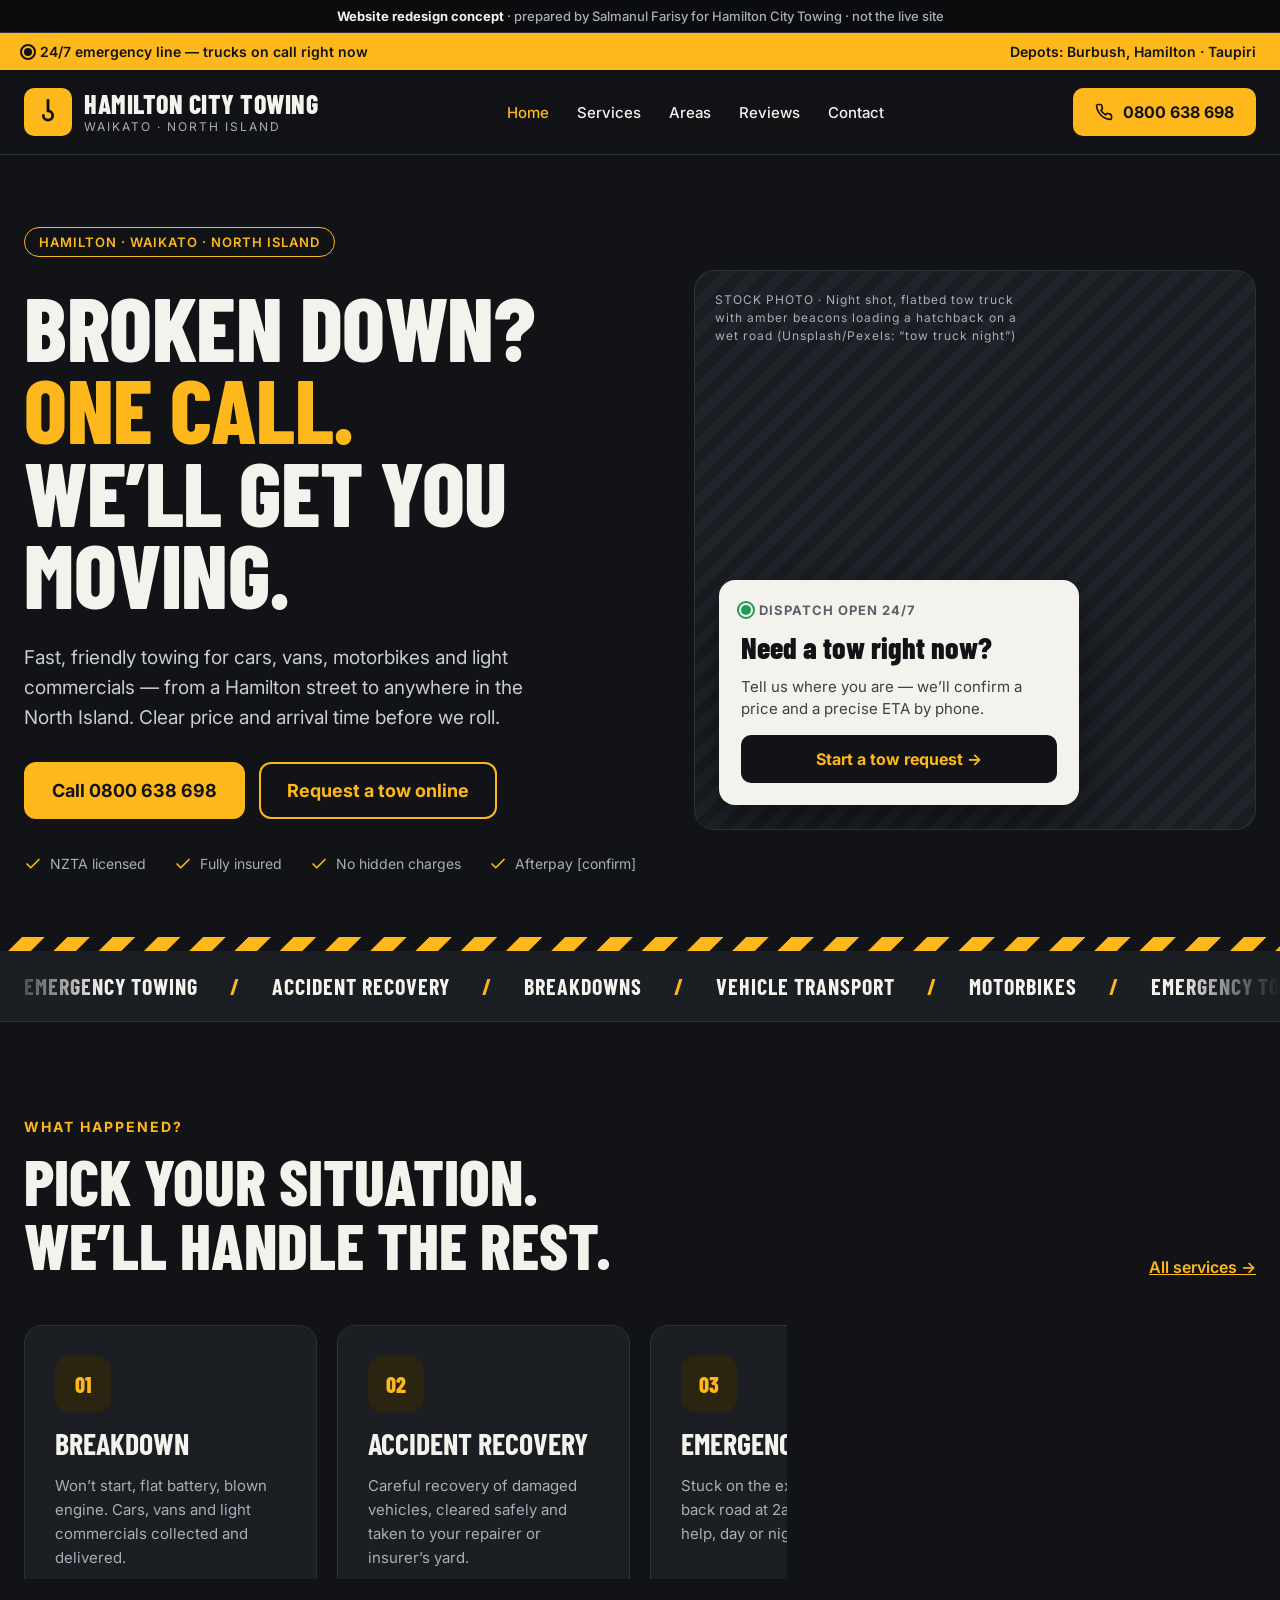
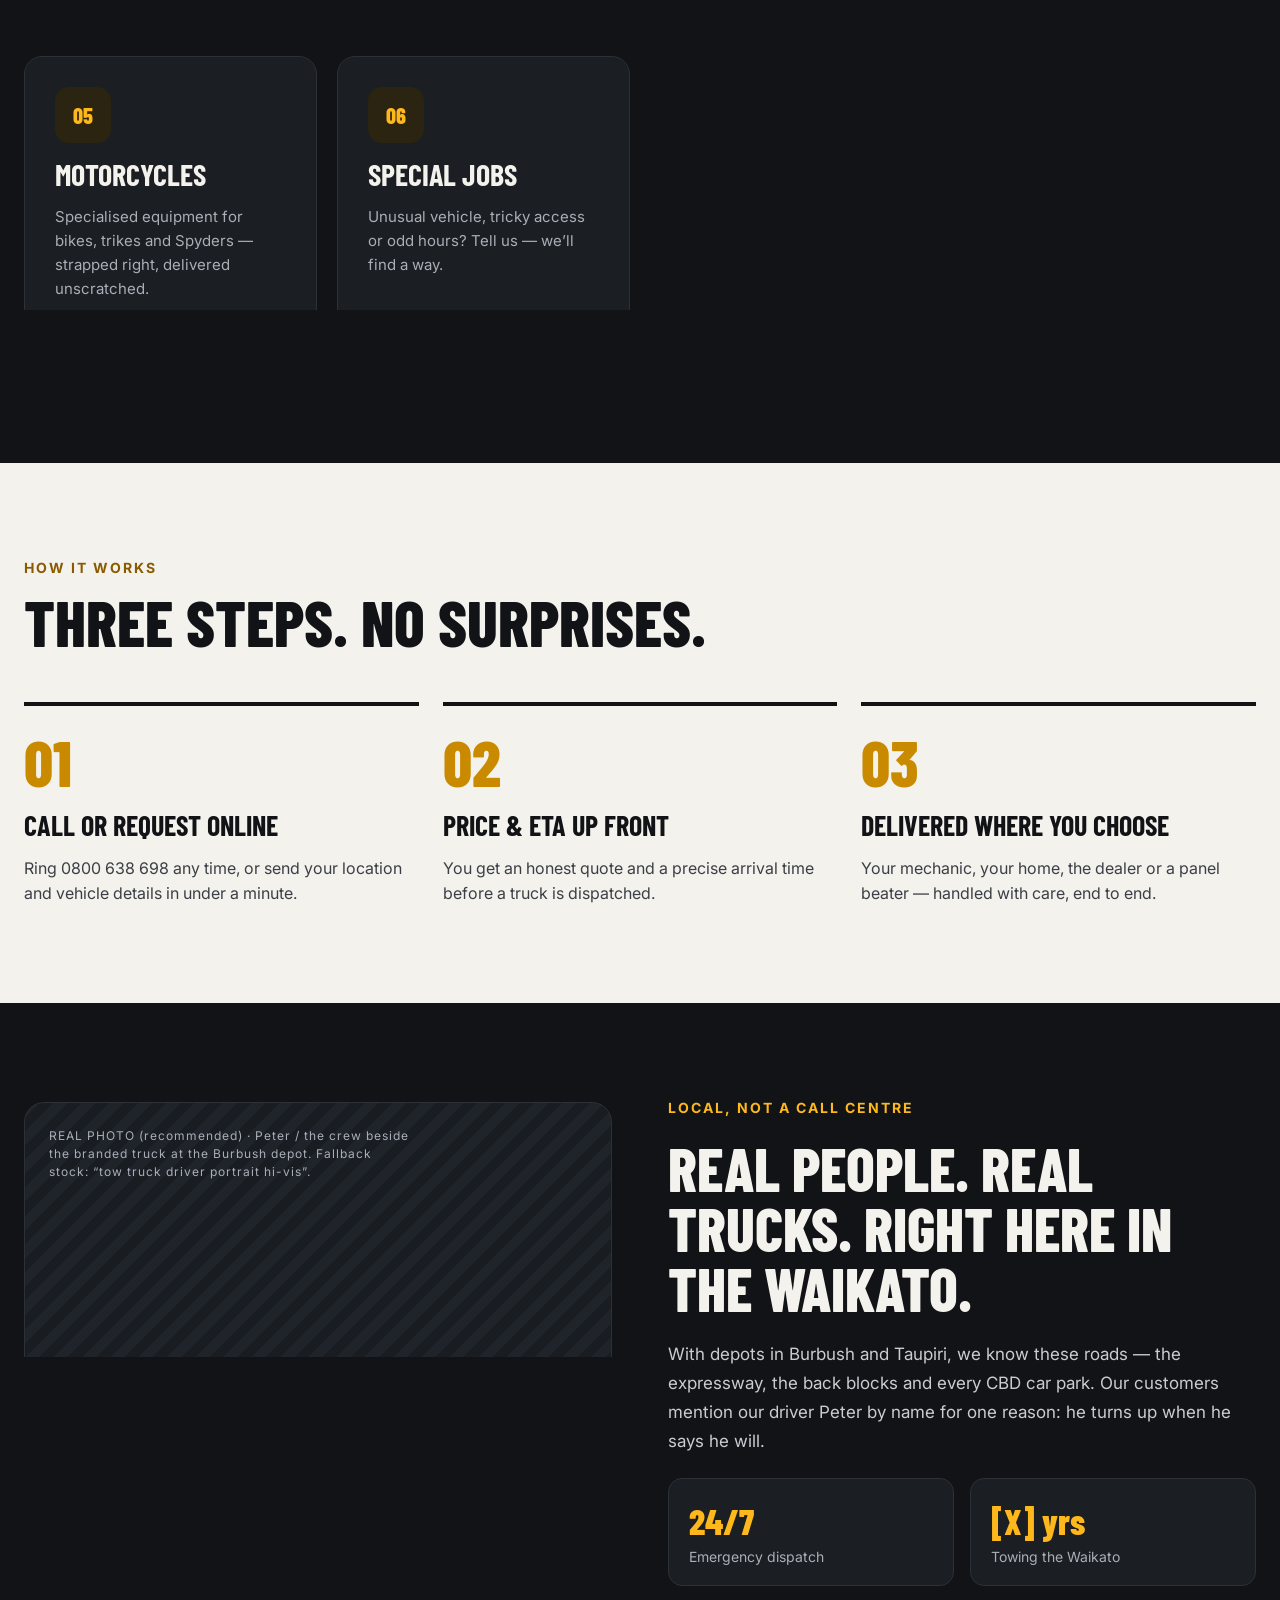
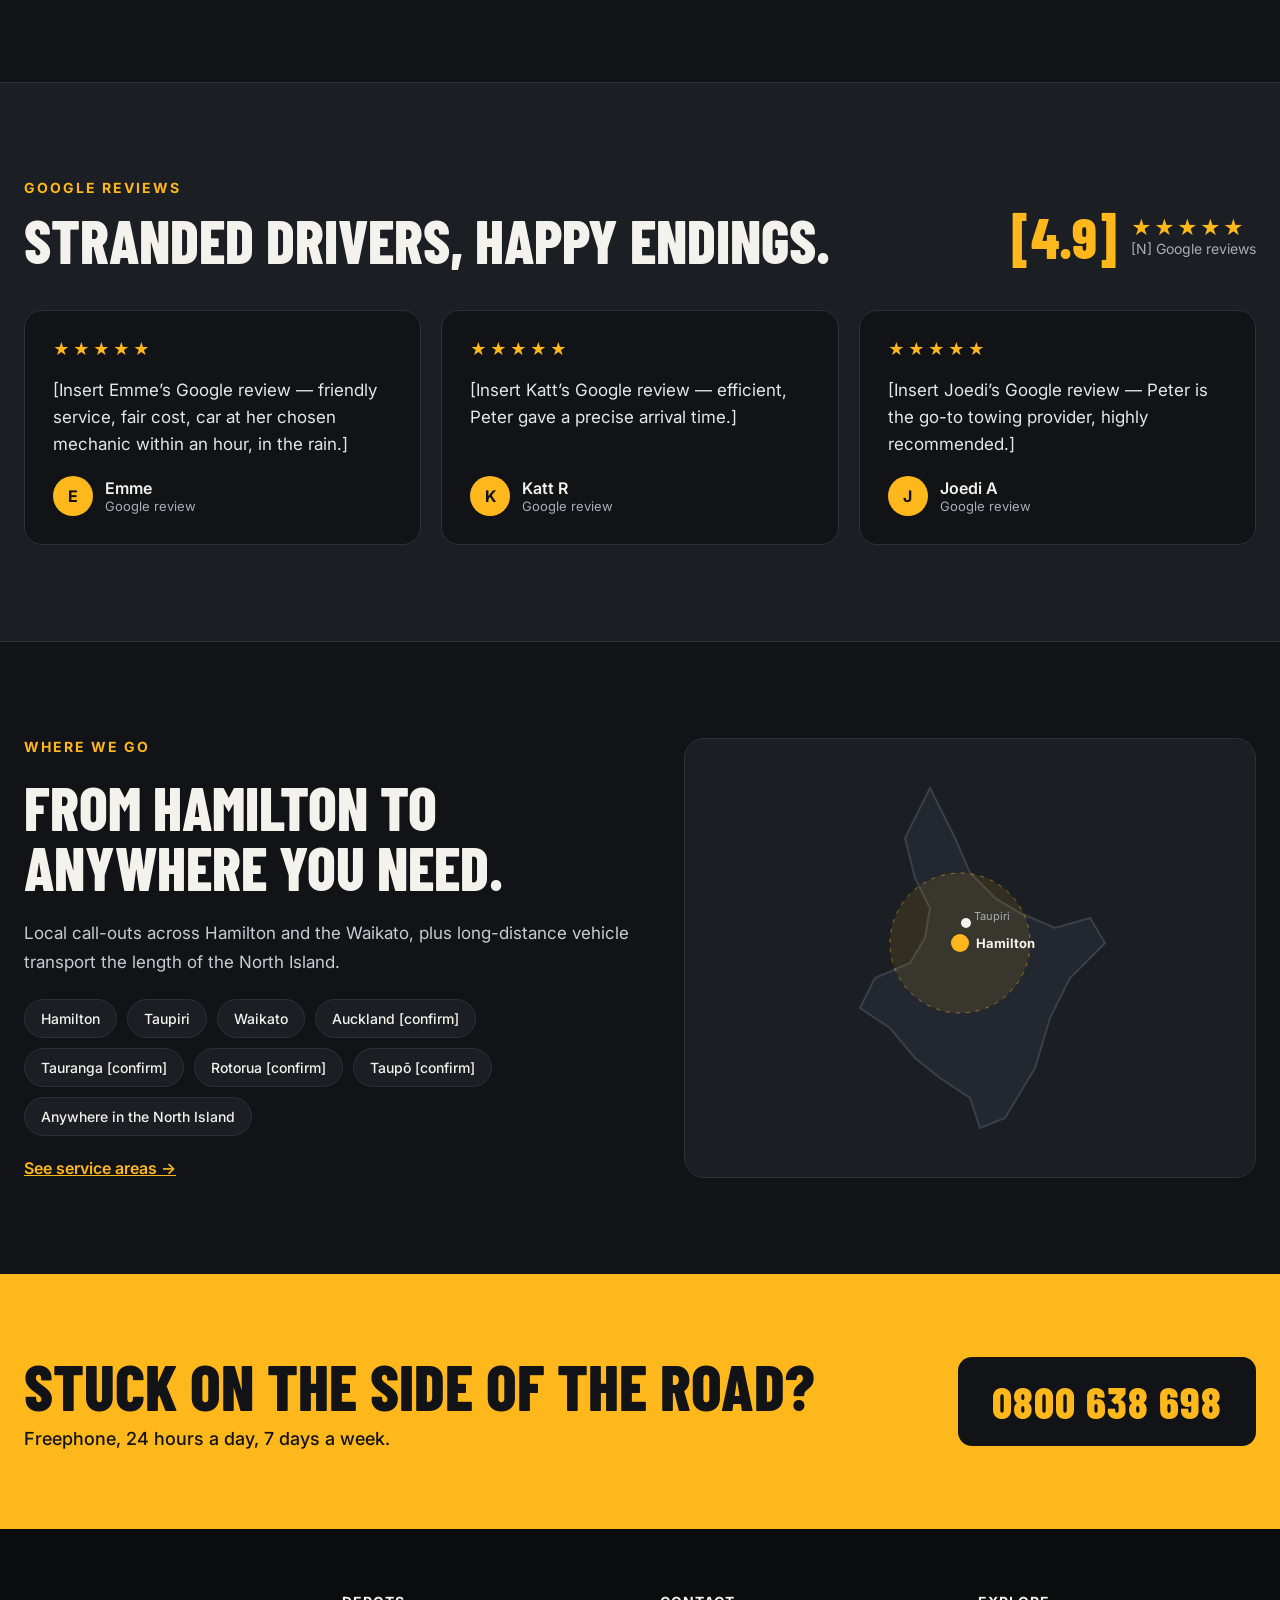
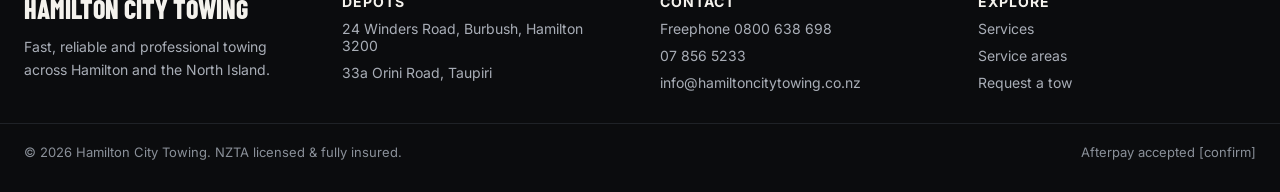
<file: index.html>
<!doctype html>
<html lang="en">
<head>
<meta charset="utf-8">
<meta name="viewport" content="width=device-width, initial-scale=1">
<meta name="robots" content="noindex, nofollow">
<title>Hamilton City Towing — Home (Design concept)</title>
<link rel="preconnect" href="https://fonts.googleapis.com">
<link href="https://fonts.googleapis.com/css2?family=Barlow+Condensed:wght@600;700;800&amp;family=Inter:wght@400;500;600;700&amp;display=swap" rel="stylesheet">
<style>
body{margin:0;background:#111316}
*{box-sizing:border-box}
a{color:#FFB81C}a:hover{color:#FFD36B}
.hz{background:repeating-linear-gradient(-45deg,#FFB81C 0 16px,#111316 16px 32px)}
.ph{background:repeating-linear-gradient(135deg,#1F232A 0 10px,#191C21 10px 20px)}
.ph-l{background:repeating-linear-gradient(135deg,#E6E2D9 0 10px,#DDD8CD 10px 20px)}
.btn-a:hover{background:#FFCB4D !important}
.btn-o:hover{background:#FFB81C !important;color:#111316 !important}
.nav a{color:#F4F2ED;text-decoration:none}.nav a:hover{color:#FFB81C}
.tile:hover{border-color:#FFB81C !important;transform:translateY(-2px)}
.tile{transition:all .15s}
.fl a{color:#A9AEB7;text-decoration:none}.fl a:hover{color:#FFB81C}
@media (max-width:760px){.hide-m{display:none !important}}
</style>
<link rel="stylesheet" href="anim.css">
<style>.concept{background:#0B0C0E;color:#A9AEB7;font:500 13px Inter,system-ui,sans-serif;text-align:center;padding:8px 16px;border-bottom:1px solid #2C3038}.concept strong{color:#F4F2ED}</style>
</head>
<body>
<div class="concept"><strong>Website redesign concept</strong> · prepared by Salmanul Farisy for Hamilton City Towing · not the live site</div>
<div style="font-family: Inter, system-ui, sans-serif; color: #F4F2ED; background: #111316; width: 100%">

<!-- Top bar -->
<div style="background: #FFB81C; color: #111316; font-size: 14px; font-weight: 600">
<div style="max-width: 1280px; margin: 0 auto; padding: 10px 24px; display: flex; flex-wrap: wrap; gap: 8px 24px; justify-content: space-between; align-items: center">
<span style="display: flex; align-items: center; gap: 8px"><span style="width: 8px; height: 8px; border-radius: 50%; background: #111316"></span>24/7 emergency line — trucks on call right now</span>
<span class="hide-m">Depots: Burbush, Hamilton · Taupiri</span>
</div>
</div>

<!-- Header -->
<header style="border-bottom: 1px solid #2C3038">
<div style="max-width: 1280px; margin: 0 auto; padding: 18px 24px; display: flex; flex-wrap: wrap; gap: 16px 32px; align-items: center; justify-content: space-between">
<a href="index.html" style="display: flex; align-items: center; gap: 12px; text-decoration: none; color: #F4F2ED">
<span style="width: 48px; height: 48px; background: #FFB81C; border-radius: 10px; display: flex; align-items: center; justify-content: center">
<svg width="28" height="28" viewBox="0 0 24 24" fill="none" stroke="#111316" stroke-width="2.4" stroke-linecap="round" stroke-linejoin="round" aria-hidden="true"><path d="M12 2v9"/><path d="M12 11a4 4 0 1 1-4 4"/></svg>
</span>
<span style="display: flex; flex-direction: column; line-height: 1">
<span style="font-family: 'Barlow Condensed', sans-serif; font-weight: 800; font-size: 26px; letter-spacing: .5px">HAMILTON CITY TOWING</span>
<span style="font-size: 12px; color: #A9AEB7; letter-spacing: 2px; margin-top: 4px">WAIKATO · NORTH ISLAND</span>
</span>
</a>
<nav class="nav" aria-label="Main" style="display: flex; flex-wrap: wrap; gap: 8px 28px; font-weight: 500; font-size: 15px">
<a href="index.html" style="color: #FFB81C">Home</a>
<a href="services.html">Services</a>
<a href="services.html#areas">Areas</a>
<a href="#reviews">Reviews</a>
<a href="contact.html">Contact</a>
</nav>
<a class="btn-a" href="tel:0800638698" style="background: #FFB81C; color: #111316; font-weight: 700; padding: 14px 22px; border-radius: 10px; text-decoration: none; display: flex; align-items: center; gap: 10px; min-height: 48px">
<svg width="18" height="18" viewBox="0 0 24 24" fill="none" stroke="currentColor" stroke-width="2.2" stroke-linecap="round" stroke-linejoin="round" aria-hidden="true"><path d="M22 16.9v3a2 2 0 0 1-2.2 2 19.8 19.8 0 0 1-8.6-3.1 19.5 19.5 0 0 1-6-6A19.8 19.8 0 0 1 2.1 4.2 2 2 0 0 1 4.1 2h3a2 2 0 0 1 2 1.7c.1.9.4 1.8.7 2.7a2 2 0 0 1-.5 2.1L8 9.8a16 16 0 0 0 6 6l1.3-1.3a2 2 0 0 1 2.1-.4c.9.3 1.8.6 2.7.7a2 2 0 0 1 1.7 2z"/></svg>
0800 638 698
</a>
</div>
</header>

<!-- Hero -->
<section style="max-width: 1280px; margin: 0 auto; padding: 72px 24px 64px; display: flex; flex-wrap: wrap; gap: 48px; align-items: center">
<div style="flex: 1 1 520px; min-width: 0; display: flex; flex-direction: column; gap: 28px">
<span style="align-self: flex-start; border: 1px solid #FFB81C; color: #FFB81C; padding: 6px 14px; border-radius: 999px; font-size: 13px; font-weight: 600; letter-spacing: 1px">HAMILTON · WAIKATO · NORTH ISLAND</span>
<h1 style="margin: 0; font-family: 'Barlow Condensed', sans-serif; font-weight: 800; font-size: clamp(52px, 7vw, 96px); line-height: .92; letter-spacing: -.5px; text-transform: uppercase">Broken down?<br><span style="color: #FFB81C">One call.</span><br>We’ll get you moving.</h1>
<p style="margin: 0; font-size: 19px; line-height: 1.6; color: #C9CDD3; max-width: 540px">Fast, friendly towing for cars, vans, motorbikes and light commercials — from a Hamilton street to anywhere in the North Island. Clear price and arrival time before we roll.</p>
<div style="display: flex; flex-wrap: wrap; gap: 14px">
<a class="btn-a" href="tel:0800638698" style="background: #FFB81C; color: #111316; font-weight: 700; font-size: 18px; padding: 18px 28px; border-radius: 12px; text-decoration: none; display: flex; align-items: center; gap: 12px; min-height: 56px">Call 0800 638 698</a>
<a class="btn-o" href="contact.html" style="border: 2px solid #FFB81C; color: #FFB81C; font-weight: 700; font-size: 18px; padding: 16px 26px; border-radius: 12px; text-decoration: none; min-height: 56px; display: flex; align-items: center">Request a tow online</a>
</div>
<div style="display: flex; flex-wrap: wrap; gap: 12px 28px; font-size: 14px; color: #A9AEB7; padding-top: 8px">
<span style="display: flex; align-items: center; gap: 8px"><svg width="18" height="18" viewBox="0 0 24 24" fill="none" stroke="#FFB81C" stroke-width="2.2" stroke-linecap="round" stroke-linejoin="round" aria-hidden="true"><path d="M20 6 9 17l-5-5"/></svg>NZTA licensed</span>
<span style="display: flex; align-items: center; gap: 8px"><svg width="18" height="18" viewBox="0 0 24 24" fill="none" stroke="#FFB81C" stroke-width="2.2" stroke-linecap="round" stroke-linejoin="round" aria-hidden="true"><path d="M20 6 9 17l-5-5"/></svg>Fully insured</span>
<span style="display: flex; align-items: center; gap: 8px"><svg width="18" height="18" viewBox="0 0 24 24" fill="none" stroke="#FFB81C" stroke-width="2.2" stroke-linecap="round" stroke-linejoin="round" aria-hidden="true"><path d="M20 6 9 17l-5-5"/></svg>No hidden charges</span>
<span style="display: flex; align-items: center; gap: 8px"><svg width="18" height="18" viewBox="0 0 24 24" fill="none" stroke="#FFB81C" stroke-width="2.2" stroke-linecap="round" stroke-linejoin="round" aria-hidden="true"><path d="M20 6 9 17l-5-5"/></svg>Afterpay [confirm]</span>
</div>
</div>
<div style="flex: 1 1 460px; min-width: 0; position: relative">
<div class="ph" style="height: 560px; border-radius: 20px; border: 1px solid #2C3038; display: flex; align-items: flex-end; padding: 24px; position: relative; overflow: hidden">
<span style="position: absolute; top: 20px; left: 20px; font-size: 12px; color: #A9AEB7; letter-spacing: 1px; max-width: 320px; line-height: 1.5">STOCK PHOTO · Night shot, flatbed tow truck with amber beacons loading a hatchback on a wet road (Unsplash/Pexels: “tow truck night”)</span>
<div style="background: #F4F2ED; color: #111316; border-radius: 16px; padding: 22px; width: 100%; max-width: 360px; display: flex; flex-direction: column; gap: 14px; box-shadow: 0 20px 50px rgba(0,0,0,.45)">
<span style="display: flex; align-items: center; gap: 8px; font-size: 13px; font-weight: 700; letter-spacing: 1px; color: #5A5F68"><span style="width: 10px; height: 10px; border-radius: 50%; background: #1F9D55"></span>DISPATCH OPEN 24/7</span>
<span style="font-family: 'Barlow Condensed', sans-serif; font-weight: 800; font-size: 30px; line-height: 1">Need a tow right now?</span>
<span style="font-size: 15px; line-height: 1.5; color: #3B3F46">Tell us where you are — we’ll confirm a price and a precise ETA by phone.</span>
<a class="btn-a" href="contact.html" style="background: #111316; color: #FFB81C; font-weight: 700; padding: 14px 18px; border-radius: 10px; text-decoration: none; text-align: center; min-height: 48px">Start a tow request →</a>
</div>
</div>
</div>
</section>

<!-- Hazard strip -->
<div class="hz" style="height: 14px"></div>
<div style="background: #1B1E23; border-bottom: 1px solid #2C3038">
<div style="max-width: 1280px; margin: 0 auto; padding: 22px 24px; display: flex; flex-wrap: wrap; justify-content: space-between; gap: 14px 32px; font-family: 'Barlow Condensed', sans-serif; font-weight: 700; font-size: 22px; letter-spacing: 1px; text-transform: uppercase">
<span>Emergency towing</span><span style="color: #FFB81C">/</span><span>Accident recovery</span><span style="color: #FFB81C">/</span><span>Breakdowns</span><span style="color: #FFB81C">/</span><span>Vehicle transport</span><span style="color: #FFB81C">/</span><span>Motorbikes</span>
</div>
</div>

<!-- What happened -->
<section style="max-width: 1280px; margin: 0 auto; padding: 96px 24px">
<div style="display: flex; flex-wrap: wrap; justify-content: space-between; align-items: flex-end; gap: 24px; margin-bottom: 48px">
<div style="display: flex; flex-direction: column; gap: 14px; max-width: 640px">
<span style="color: #FFB81C; font-weight: 700; font-size: 14px; letter-spacing: 2px">WHAT HAPPENED?</span>
<h2 style="margin: 0; font-family: 'Barlow Condensed', sans-serif; font-weight: 800; font-size: clamp(40px, 5vw, 64px); line-height: 1; text-transform: uppercase">Pick your situation. We’ll handle the rest.</h2>
</div>
<a href="services.html" style="font-weight: 600">All services →</a>
</div>
<div style="display: grid; grid-template-columns: repeat(auto-fit, minmax(280px, 1fr)); gap: 20px">

<a class="tile" href="services.html" style="background: #1B1E23; border: 1px solid #2C3038; border-radius: 18px; padding: 30px; text-decoration: none; color: #F4F2ED; display: flex; flex-direction: column; gap: 16px; min-height: 230px">
<span style="width: 56px; height: 56px; border-radius: 14px; background: #2A2410; display: flex; align-items: center; justify-content: center; color: #FFB81C; font-family: 'Barlow Condensed', sans-serif; font-weight: 800; font-size: 22px">01</span>
<span style="font-family: 'Barlow Condensed', sans-serif; font-weight: 700; font-size: 30px; text-transform: uppercase; line-height: 1">Breakdown</span>
<span style="color: #A9AEB7; font-size: 15px; line-height: 1.6; flex-grow: 1">Won’t start, flat battery, blown engine. Cars, vans and light commercials collected and delivered.</span>
<span style="color: #FFB81C; font-weight: 600; font-size: 15px">Get help →</span>
</a>

<a class="tile" href="services.html" style="background: #1B1E23; border: 1px solid #2C3038; border-radius: 18px; padding: 30px; text-decoration: none; color: #F4F2ED; display: flex; flex-direction: column; gap: 16px; min-height: 230px">
<span style="width: 56px; height: 56px; border-radius: 14px; background: #2A2410; display: flex; align-items: center; justify-content: center; color: #FFB81C; font-family: 'Barlow Condensed', sans-serif; font-weight: 800; font-size: 22px">02</span>
<span style="font-family: 'Barlow Condensed', sans-serif; font-weight: 700; font-size: 30px; text-transform: uppercase; line-height: 1">Accident recovery</span>
<span style="color: #A9AEB7; font-size: 15px; line-height: 1.6; flex-grow: 1">Careful recovery of damaged vehicles, cleared safely and taken to your repairer or insurer’s yard.</span>
<span style="color: #FFB81C; font-weight: 600; font-size: 15px">Get help →</span>
</a>

<a class="tile" href="services.html" style="background: #1B1E23; border: 1px solid #2C3038; border-radius: 18px; padding: 30px; text-decoration: none; color: #F4F2ED; display: flex; flex-direction: column; gap: 16px; min-height: 230px">
<span style="width: 56px; height: 56px; border-radius: 14px; background: #2A2410; display: flex; align-items: center; justify-content: center; color: #FFB81C; font-family: 'Barlow Condensed', sans-serif; font-weight: 800; font-size: 22px">03</span>
<span style="font-family: 'Barlow Condensed', sans-serif; font-weight: 700; font-size: 30px; text-transform: uppercase; line-height: 1">Emergency tow</span>
<span style="color: #A9AEB7; font-size: 15px; line-height: 1.6; flex-grow: 1">Stuck on the expressway or a back road at 2am? Immediate help, day or night.</span>
<span style="color: #FFB81C; font-weight: 600; font-size: 15px">Get help →</span>
</a>

<a class="tile" href="services.html" style="background: #1B1E23; border: 1px solid #2C3038; border-radius: 18px; padding: 30px; text-decoration: none; color: #F4F2ED; display: flex; flex-direction: column; gap: 16px; min-height: 230px">
<span style="width: 56px; height: 56px; border-radius: 14px; background: #2A2410; display: flex; align-items: center; justify-content: center; color: #FFB81C; font-family: 'Barlow Condensed', sans-serif; font-weight: 800; font-size: 22px">04</span>
<span style="font-family: 'Barlow Condensed', sans-serif; font-weight: 700; font-size: 30px; text-transform: uppercase; line-height: 1">Vehicle transport</span>
<span style="color: #A9AEB7; font-size: 15px; line-height: 1.6; flex-grow: 1">Secure flatbed transport for private sales, dealers and classic cars, anywhere in the North Island.</span>
<span style="color: #FFB81C; font-weight: 600; font-size: 15px">Get help →</span>
</a>

<a class="tile" href="services.html" style="background: #1B1E23; border: 1px solid #2C3038; border-radius: 18px; padding: 30px; text-decoration: none; color: #F4F2ED; display: flex; flex-direction: column; gap: 16px; min-height: 230px">
<span style="width: 56px; height: 56px; border-radius: 14px; background: #2A2410; display: flex; align-items: center; justify-content: center; color: #FFB81C; font-family: 'Barlow Condensed', sans-serif; font-weight: 800; font-size: 22px">05</span>
<span style="font-family: 'Barlow Condensed', sans-serif; font-weight: 700; font-size: 30px; text-transform: uppercase; line-height: 1">Motorcycles</span>
<span style="color: #A9AEB7; font-size: 15px; line-height: 1.6; flex-grow: 1">Specialised equipment for bikes, trikes and Spyders — strapped right, delivered unscratched.</span>
<span style="color: #FFB81C; font-weight: 600; font-size: 15px">Get help →</span>
</a>

<a class="tile" href="services.html" style="background: #1B1E23; border: 1px solid #2C3038; border-radius: 18px; padding: 30px; text-decoration: none; color: #F4F2ED; display: flex; flex-direction: column; gap: 16px; min-height: 230px">
<span style="width: 56px; height: 56px; border-radius: 14px; background: #2A2410; display: flex; align-items: center; justify-content: center; color: #FFB81C; font-family: 'Barlow Condensed', sans-serif; font-weight: 800; font-size: 22px">06</span>
<span style="font-family: 'Barlow Condensed', sans-serif; font-weight: 700; font-size: 30px; text-transform: uppercase; line-height: 1">Special jobs</span>
<span style="color: #A9AEB7; font-size: 15px; line-height: 1.6; flex-grow: 1">Unusual vehicle, tricky access or odd hours? Tell us — we’ll find a way.</span>
<span style="color: #FFB81C; font-weight: 600; font-size: 15px">Get help →</span>
</a>

</div>
</section>

<!-- How it works -->
<section style="background: #F4F2ED; color: #111316">
<div style="max-width: 1280px; margin: 0 auto; padding: 96px 24px; display: flex; flex-direction: column; gap: 48px">
<div style="display: flex; flex-direction: column; gap: 14px; max-width: 700px">
<span style="color: #8A5A00; font-weight: 700; font-size: 14px; letter-spacing: 2px">HOW IT WORKS</span>
<h2 style="margin: 0; font-family: 'Barlow Condensed', sans-serif; font-weight: 800; font-size: clamp(40px, 5vw, 64px); line-height: 1; text-transform: uppercase">Three steps. No surprises.</h2>
</div>
<div style="display: grid; grid-template-columns: repeat(auto-fit, minmax(280px, 1fr)); gap: 24px">
<div style="display: flex; flex-direction: column; gap: 14px; border-top: 4px solid #111316; padding-top: 24px">
<span style="font-family: 'Barlow Condensed', sans-serif; font-weight: 800; font-size: 64px; line-height: 1; color: #C98A00">01</span>
<span style="font-family: 'Barlow Condensed', sans-serif; font-weight: 700; font-size: 28px; text-transform: uppercase">Call or request online</span>
<span style="font-size: 16px; line-height: 1.6; color: #3B3F46">Ring 0800 638 698 any time, or send your location and vehicle details in under a minute.</span>
</div>
<div style="display: flex; flex-direction: column; gap: 14px; border-top: 4px solid #111316; padding-top: 24px">
<span style="font-family: 'Barlow Condensed', sans-serif; font-weight: 800; font-size: 64px; line-height: 1; color: #C98A00">02</span>
<span style="font-family: 'Barlow Condensed', sans-serif; font-weight: 700; font-size: 28px; text-transform: uppercase">Price &amp; ETA up front</span>
<span style="font-size: 16px; line-height: 1.6; color: #3B3F46">You get an honest quote and a precise arrival time before a truck is dispatched.</span>
</div>
<div style="display: flex; flex-direction: column; gap: 14px; border-top: 4px solid #111316; padding-top: 24px">
<span style="font-family: 'Barlow Condensed', sans-serif; font-weight: 800; font-size: 64px; line-height: 1; color: #C98A00">03</span>
<span style="font-family: 'Barlow Condensed', sans-serif; font-weight: 700; font-size: 28px; text-transform: uppercase">Delivered where you choose</span>
<span style="font-size: 16px; line-height: 1.6; color: #3B3F46">Your mechanic, your home, the dealer or a panel beater — handled with care, end to end.</span>
</div>
</div>
</div>
</section>

<!-- Local crew -->
<section style="max-width: 1280px; margin: 0 auto; padding: 96px 24px; display: flex; flex-wrap: wrap; gap: 56px; align-items: center">
<div class="ph" style="flex: 1 1 480px; min-width: 0; height: 480px; border-radius: 20px; border: 1px solid #2C3038; padding: 24px; display: flex; align-items: flex-start">
<span style="font-size: 12px; color: #A9AEB7; letter-spacing: 1px; line-height: 1.5; max-width: 360px">REAL PHOTO (recommended) · Peter / the crew beside the branded truck at the Burbush depot. Fallback stock: “tow truck driver portrait hi-vis”.</span>
</div>
<div style="flex: 1 1 480px; min-width: 0; display: flex; flex-direction: column; gap: 22px">
<span style="color: #FFB81C; font-weight: 700; font-size: 14px; letter-spacing: 2px">LOCAL, NOT A CALL CENTRE</span>
<h2 style="margin: 0; font-family: 'Barlow Condensed', sans-serif; font-weight: 800; font-size: clamp(40px, 5vw, 60px); line-height: 1; text-transform: uppercase">Real people. Real trucks. Right here in the Waikato.</h2>
<p style="margin: 0; font-size: 17px; line-height: 1.7; color: #C9CDD3">With depots in Burbush and Taupiri, we know these roads — the expressway, the back blocks and every CBD car park. Our customers mention our driver Peter by name for one reason: he turns up when he says he will.</p>
<div style="display: grid; grid-template-columns: repeat(2, minmax(0, 1fr)); gap: 16px">
<div style="background: #1B1E23; border: 1px solid #2C3038; border-radius: 14px; padding: 20px; display: flex; flex-direction: column; gap: 6px"><span style="font-family: 'Barlow Condensed', sans-serif; font-weight: 800; font-size: 36px; color: #FFB81C">24/7</span><span style="font-size: 14px; color: #A9AEB7">Emergency dispatch</span></div>
<div style="background: #1B1E23; border: 1px solid #2C3038; border-radius: 14px; padding: 20px; display: flex; flex-direction: column; gap: 6px"><span style="font-family: 'Barlow Condensed', sans-serif; font-weight: 800; font-size: 36px; color: #FFB81C">[X] yrs</span><span style="font-size: 14px; color: #A9AEB7">Towing the Waikato</span></div>
</div>
</div>
</section>

<!-- Reviews -->
<section id="reviews" style="background: #1B1E23; border-top: 1px solid #2C3038; border-bottom: 1px solid #2C3038">
<div style="max-width: 1280px; margin: 0 auto; padding: 96px 24px; display: flex; flex-direction: column; gap: 40px">
<div style="display: flex; flex-wrap: wrap; justify-content: space-between; align-items: flex-end; gap: 24px">
<div style="display: flex; flex-direction: column; gap: 14px">
<span style="color: #FFB81C; font-weight: 700; font-size: 14px; letter-spacing: 2px">GOOGLE REVIEWS</span>
<h2 style="margin: 0; font-family: 'Barlow Condensed', sans-serif; font-weight: 800; font-size: clamp(40px, 5vw, 60px); line-height: 1; text-transform: uppercase">Stranded drivers, happy endings.</h2>
</div>
<div style="display: flex; align-items: center; gap: 14px">
<span style="font-family: 'Barlow Condensed', sans-serif; font-weight: 800; font-size: 56px; color: #FFB81C">[4.9]</span>
<span style="display: flex; flex-direction: column; font-size: 14px; color: #A9AEB7"><span style="color: #FFB81C; font-size: 20px; letter-spacing: 2px" aria-label="5 stars">★★★★★</span>[N] Google reviews</span>
</div>
</div>
<div style="display: grid; grid-template-columns: repeat(auto-fit, minmax(300px, 1fr)); gap: 20px">

<div style="background: #111316; border: 1px solid #2C3038; border-radius: 18px; padding: 28px; display: flex; flex-direction: column; gap: 18px">
<span style="color: #FFB81C; letter-spacing: 3px" aria-label="5 stars">★★★★★</span>
<p style="margin: 0; font-size: 17px; line-height: 1.6; color: #E4E6EA; flex-grow: 1">[Insert Emme’s Google review — friendly service, fair cost, car at her chosen mechanic within an hour, in the rain.]</p>
<div style="display: flex; align-items: center; gap: 12px"><span style="width: 40px; height: 40px; border-radius: 50%; background: #FFB81C; color: #111316; font-weight: 700; display: flex; align-items: center; justify-content: center">E</span><span style="display: flex; flex-direction: column"><span style="font-weight: 600">Emme</span><span style="font-size: 13px; color: #A9AEB7">Google review</span></span></div>
</div>

<div style="background: #111316; border: 1px solid #2C3038; border-radius: 18px; padding: 28px; display: flex; flex-direction: column; gap: 18px">
<span style="color: #FFB81C; letter-spacing: 3px" aria-label="5 stars">★★★★★</span>
<p style="margin: 0; font-size: 17px; line-height: 1.6; color: #E4E6EA; flex-grow: 1">[Insert Katt’s Google review — efficient, Peter gave a precise arrival time.]</p>
<div style="display: flex; align-items: center; gap: 12px"><span style="width: 40px; height: 40px; border-radius: 50%; background: #FFB81C; color: #111316; font-weight: 700; display: flex; align-items: center; justify-content: center">K</span><span style="display: flex; flex-direction: column"><span style="font-weight: 600">Katt R</span><span style="font-size: 13px; color: #A9AEB7">Google review</span></span></div>
</div>

<div style="background: #111316; border: 1px solid #2C3038; border-radius: 18px; padding: 28px; display: flex; flex-direction: column; gap: 18px">
<span style="color: #FFB81C; letter-spacing: 3px" aria-label="5 stars">★★★★★</span>
<p style="margin: 0; font-size: 17px; line-height: 1.6; color: #E4E6EA; flex-grow: 1">[Insert Joedi’s Google review — Peter is the go-to towing provider, highly recommended.]</p>
<div style="display: flex; align-items: center; gap: 12px"><span style="width: 40px; height: 40px; border-radius: 50%; background: #FFB81C; color: #111316; font-weight: 700; display: flex; align-items: center; justify-content: center">J</span><span style="display: flex; flex-direction: column"><span style="font-weight: 600">Joedi A</span><span style="font-size: 13px; color: #A9AEB7">Google review</span></span></div>
</div>

</div>
</div>
</section>

<!-- Coverage -->
<section style="max-width: 1280px; margin: 0 auto; padding: 96px 24px; display: flex; flex-wrap: wrap; gap: 48px; align-items: center">
<div style="flex: 1 1 480px; min-width: 0; display: flex; flex-direction: column; gap: 22px">
<span style="color: #FFB81C; font-weight: 700; font-size: 14px; letter-spacing: 2px">WHERE WE GO</span>
<h2 style="margin: 0; font-family: 'Barlow Condensed', sans-serif; font-weight: 800; font-size: clamp(40px, 5vw, 60px); line-height: 1; text-transform: uppercase">From Hamilton to anywhere you need.</h2>
<p style="margin: 0; font-size: 17px; line-height: 1.7; color: #C9CDD3">Local call-outs across Hamilton and the Waikato, plus long-distance vehicle transport the length of the North Island.</p>
<div style="display: flex; flex-wrap: wrap; gap: 10px">

<span style="border: 1px solid #2C3038; background: #1B1E23; border-radius: 999px; padding: 10px 16px; font-size: 14px; font-weight: 500">Hamilton</span>

<span style="border: 1px solid #2C3038; background: #1B1E23; border-radius: 999px; padding: 10px 16px; font-size: 14px; font-weight: 500">Taupiri</span>

<span style="border: 1px solid #2C3038; background: #1B1E23; border-radius: 999px; padding: 10px 16px; font-size: 14px; font-weight: 500">Waikato</span>

<span style="border: 1px solid #2C3038; background: #1B1E23; border-radius: 999px; padding: 10px 16px; font-size: 14px; font-weight: 500">Auckland [confirm]</span>

<span style="border: 1px solid #2C3038; background: #1B1E23; border-radius: 999px; padding: 10px 16px; font-size: 14px; font-weight: 500">Tauranga [confirm]</span>

<span style="border: 1px solid #2C3038; background: #1B1E23; border-radius: 999px; padding: 10px 16px; font-size: 14px; font-weight: 500">Rotorua [confirm]</span>

<span style="border: 1px solid #2C3038; background: #1B1E23; border-radius: 999px; padding: 10px 16px; font-size: 14px; font-weight: 500">Taupō [confirm]</span>

<span style="border: 1px solid #2C3038; background: #1B1E23; border-radius: 999px; padding: 10px 16px; font-size: 14px; font-weight: 500">Anywhere in the North Island</span>

</div>
<a href="services.html#areas" style="font-weight: 600">See service areas →</a>
</div>
<div style="flex: 1 1 440px; min-width: 0; background: #1B1E23; border: 1px solid #2C3038; border-radius: 20px; height: 440px; display: flex; align-items: center; justify-content: center; position: relative">
<svg viewBox="0 0 300 360" width="300" height="360" role="img" aria-label="Stylised North Island map with Hamilton marked">
<path d="M110 10 L135 60 L150 95 L175 120 L200 135 L235 150 L270 140 L285 165 L250 200 L230 240 L215 290 L185 340 L160 350 L150 320 L120 300 L95 280 L70 250 L40 230 L55 200 L90 185 L105 160 L110 130 L95 100 L85 60 Z" fill="#232730" stroke="#3A3F48" stroke-width="2"/>
<circle cx="140" cy="165" r="70" fill="#FFB81C" fill-opacity=".10" stroke="#FFB81C" stroke-opacity=".5" stroke-dasharray="4 6"/>
<circle cx="140" cy="165" r="9" fill="#FFB81C"/>
<circle cx="146" cy="145" r="5" fill="#F4F2ED"/>
<text x="156" y="170" fill="#F4F2ED" font-family="Inter, sans-serif" font-size="13" font-weight="700">Hamilton</text>
<text x="154" y="142" fill="#A9AEB7" font-family="Inter, sans-serif" font-size="11">Taupiri</text>
</svg>
</div>
</section>

<!-- Final CTA -->
<section style="background: #FFB81C; color: #111316">
<div style="max-width: 1280px; margin: 0 auto; padding: 80px 24px; display: flex; flex-wrap: wrap; gap: 32px; align-items: center; justify-content: space-between">
<div style="display: flex; flex-direction: column; gap: 10px">
<span style="font-family: 'Barlow Condensed', sans-serif; font-weight: 800; font-size: clamp(40px, 5vw, 64px); line-height: 1; text-transform: uppercase">Stuck on the side of the road?</span>
<span style="font-size: 18px; font-weight: 500">Freephone, 24 hours a day, 7 days a week.</span>
</div>
<a href="tel:0800638698" style="background: #111316; color: #FFB81C; font-family: 'Barlow Condensed', sans-serif; font-weight: 800; font-size: 44px; padding: 18px 34px; border-radius: 14px; text-decoration: none; letter-spacing: 1px">0800 638 698</a>
</div>
</section>

<!-- Footer -->
<footer style="background: #0B0C0E">
<div style="max-width: 1280px; margin: 0 auto; padding: 64px 24px 32px; display: grid; grid-template-columns: repeat(auto-fit, minmax(220px, 1fr)); gap: 40px">
<div style="display: flex; flex-direction: column; gap: 12px">
<span style="font-family: 'Barlow Condensed', sans-serif; font-weight: 800; font-size: 26px">HAMILTON CITY TOWING</span>
<span style="font-size: 14px; line-height: 1.6; color: #A9AEB7">Fast, reliable and professional towing across Hamilton and the North Island.</span>
</div>
<div class="fl" style="display: flex; flex-direction: column; gap: 10px; font-size: 14px">
<span style="font-weight: 700; color: #F4F2ED; letter-spacing: 1px">DEPOTS</span>
<span style="color: #A9AEB7">24 Winders Road, Burbush, Hamilton 3200</span>
<span style="color: #A9AEB7">33a Orini Road, Taupiri</span>
</div>
<div class="fl" style="display: flex; flex-direction: column; gap: 10px; font-size: 14px">
<span style="font-weight: 700; color: #F4F2ED; letter-spacing: 1px">CONTACT</span>
<a href="tel:0800638698">Freephone 0800 638 698</a>
<a href="tel:078565233">07 856 5233</a>
<a href="mailto:info@hamiltoncitytowing.co.nz">info@hamiltoncitytowing.co.nz</a>
</div>
<div class="fl" style="display: flex; flex-direction: column; gap: 10px; font-size: 14px">
<span style="font-weight: 700; color: #F4F2ED; letter-spacing: 1px">EXPLORE</span>
<a href="services.html">Services</a>
<a href="services.html#areas">Service areas</a>
<a href="contact.html">Request a tow</a>
</div>
</div>
<div style="max-width: 1280px; margin: 0 auto; padding: 20px 24px 32px; border-top: 1px solid #1F2227; font-size: 13px; color: #8A9099; display: flex; flex-wrap: wrap; justify-content: space-between; gap: 12px">
<span>© 2026 Hamilton City Towing. NZTA licensed &amp; fully insured.</span>
<span>Afterpay accepted [confirm]</span>
</div>
</footer>
</div>

<script src="anim.js"></script>
</body>
</html>
</file>
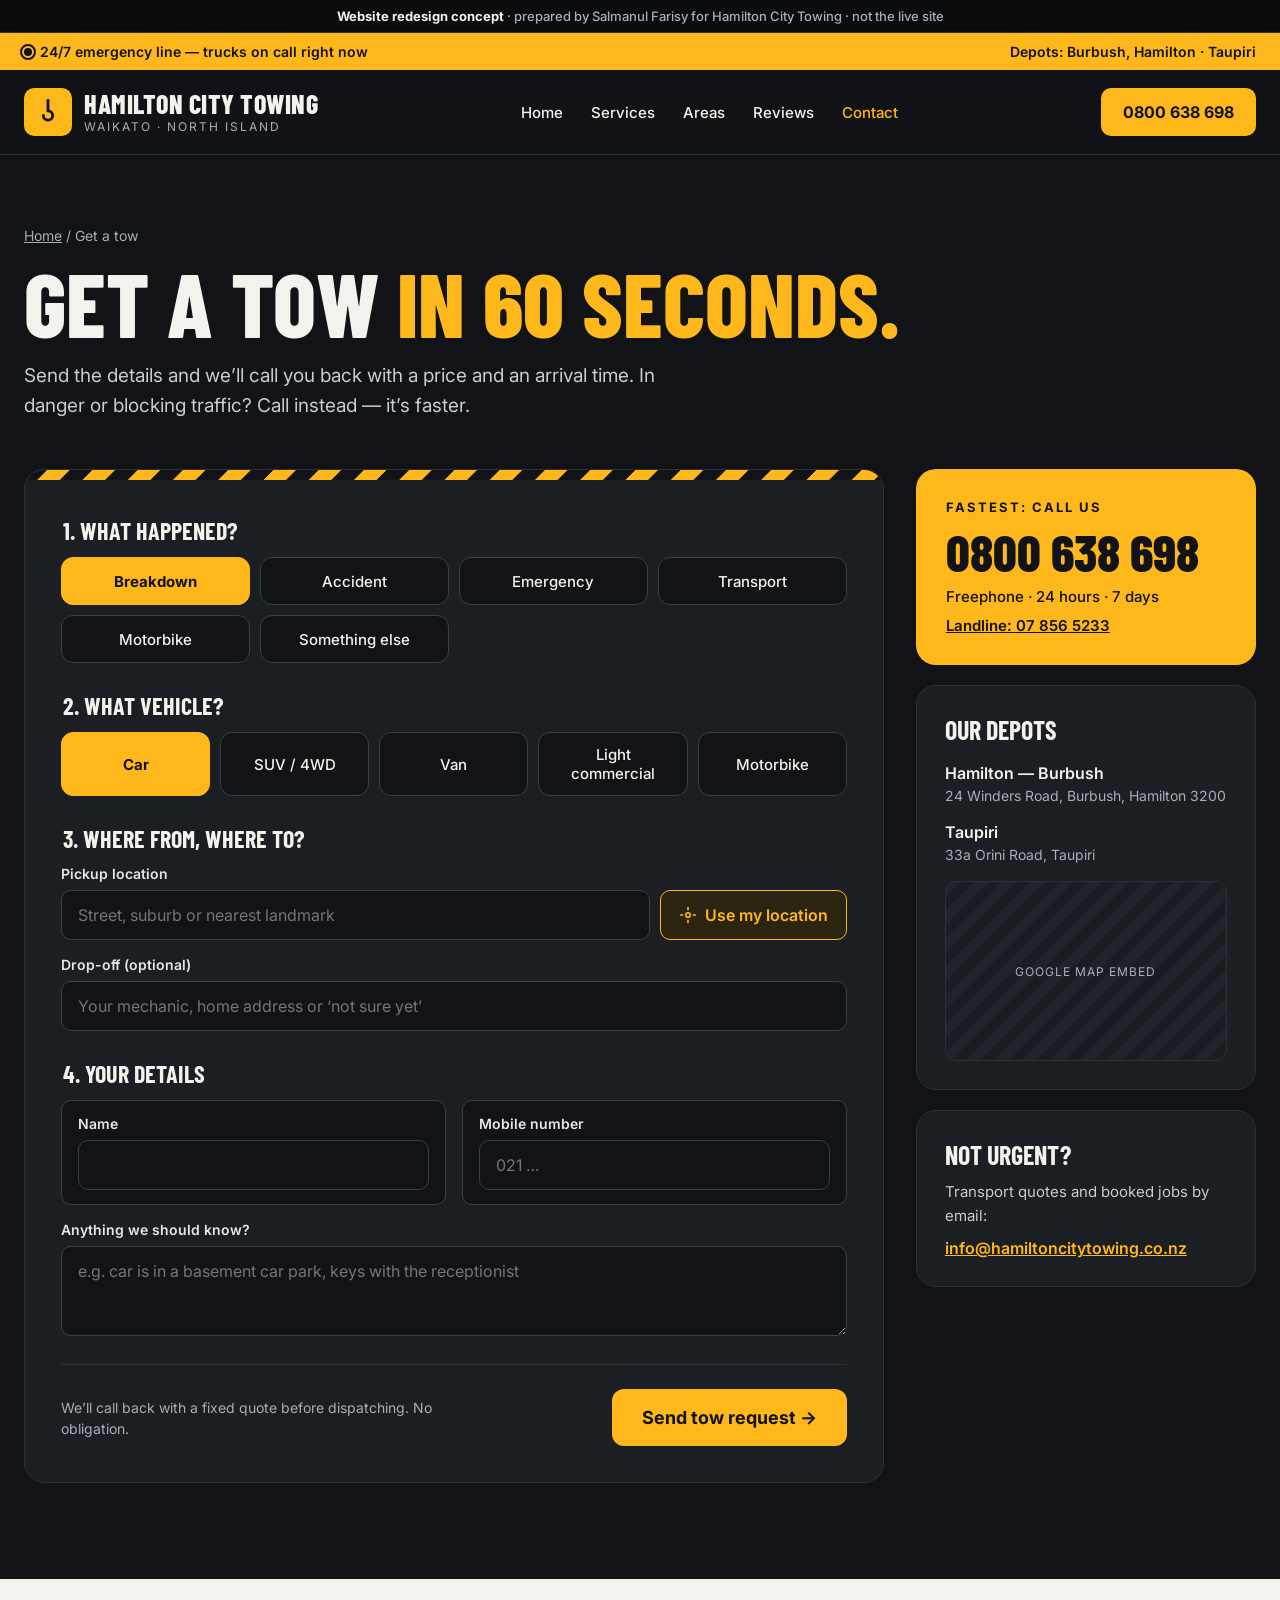
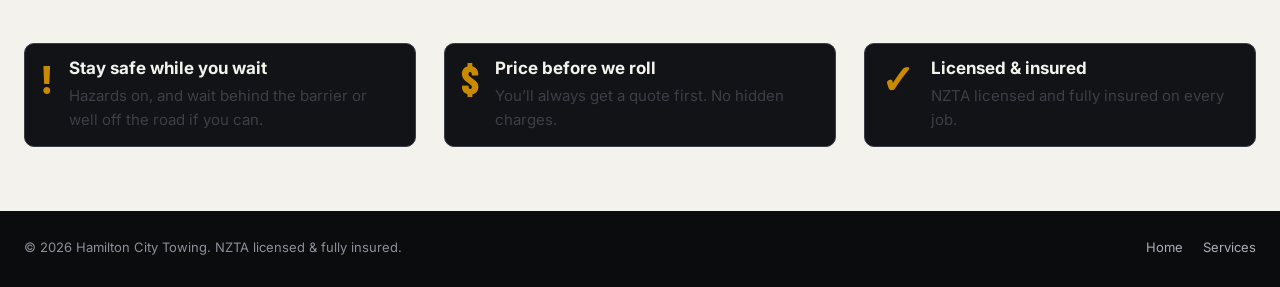
<file: contact.html>
<!doctype html>
<html lang="en">
<head>
<meta charset="utf-8">
<meta name="viewport" content="width=device-width, initial-scale=1">
<meta name="robots" content="noindex, nofollow">
<title>Hamilton City Towing — Get a Tow (Design concept)</title>
<link rel="preconnect" href="https://fonts.googleapis.com">
<link href="https://fonts.googleapis.com/css2?family=Barlow+Condensed:wght@600;700;800&amp;family=Inter:wght@400;500;600;700&amp;display=swap" rel="stylesheet">
<style>
body{margin:0;background:#111316}
*{box-sizing:border-box}
a{color:#FFB81C}a:hover{color:#FFD36B}
.hz{background:repeating-linear-gradient(-45deg,#FFB81C 0 16px,#111316 16px 32px)}
.ph{background:repeating-linear-gradient(135deg,#1F232A 0 10px,#191C21 10px 20px)}
.btn-a:hover{background:#FFCB4D !important}
.nav a{color:#F4F2ED;text-decoration:none}.nav a:hover{color:#FFB81C}
.fl a{color:#A9AEB7;text-decoration:none}.fl a:hover{color:#FFB81C}
.in{width:100%;background:#111316;border:1px solid #3A3F48;border-radius:10px;padding:14px 16px;color:#F4F2ED;font:inherit;font-size:16px;min-height:50px}
.in:focus{outline:2px solid #FFB81C;outline-offset:1px;border-color:#FFB81C}
.pill{font:inherit;cursor:pointer;min-height:48px;transition:all .12s}
.pill:hover{border-color:#FFB81C !important}
.lb{font-size:14px;font-weight:600;color:#E4E6EA}
@media (max-width:760px){.hide-m{display:none !important}}
</style>
<link rel="stylesheet" href="anim.css">
<style>.concept{background:#0B0C0E;color:#A9AEB7;font:500 13px Inter,system-ui,sans-serif;text-align:center;padding:8px 16px;border-bottom:1px solid #2C3038}.concept strong{color:#F4F2ED}</style>
</head>
<body>
<div class="concept"><strong>Website redesign concept</strong> · prepared by Salmanul Farisy for Hamilton City Towing · not the live site</div>
<div style="font-family: Inter, system-ui, sans-serif; color: #F4F2ED; background: #111316; width: 100%">

<div style="background: #FFB81C; color: #111316; font-size: 14px; font-weight: 600">
<div style="max-width: 1280px; margin: 0 auto; padding: 10px 24px; display: flex; flex-wrap: wrap; gap: 8px 24px; justify-content: space-between; align-items: center">
<span style="display: flex; align-items: center; gap: 8px"><span style="width: 8px; height: 8px; border-radius: 50%; background: #111316"></span>24/7 emergency line — trucks on call right now</span>
<span class="hide-m">Depots: Burbush, Hamilton · Taupiri</span>
</div>
</div>

<header style="border-bottom: 1px solid #2C3038">
<div style="max-width: 1280px; margin: 0 auto; padding: 18px 24px; display: flex; flex-wrap: wrap; gap: 16px 32px; align-items: center; justify-content: space-between">
<a href="index.html" style="display: flex; align-items: center; gap: 12px; text-decoration: none; color: #F4F2ED">
<span style="width: 48px; height: 48px; background: #FFB81C; border-radius: 10px; display: flex; align-items: center; justify-content: center">
<svg width="28" height="28" viewBox="0 0 24 24" fill="none" stroke="#111316" stroke-width="2.4" stroke-linecap="round" stroke-linejoin="round" aria-hidden="true"><path d="M12 2v9"/><path d="M12 11a4 4 0 1 1-4 4"/></svg>
</span>
<span style="display: flex; flex-direction: column; line-height: 1">
<span style="font-family: 'Barlow Condensed', sans-serif; font-weight: 800; font-size: 26px; letter-spacing: .5px">HAMILTON CITY TOWING</span>
<span style="font-size: 12px; color: #A9AEB7; letter-spacing: 2px; margin-top: 4px">WAIKATO · NORTH ISLAND</span>
</span>
</a>
<nav class="nav" aria-label="Main" style="display: flex; flex-wrap: wrap; gap: 8px 28px; font-weight: 500; font-size: 15px">
<a href="index.html">Home</a>
<a href="services.html">Services</a>
<a href="services.html#areas">Areas</a>
<a href="index.html#reviews">Reviews</a>
<a href="contact.html" style="color: #FFB81C">Contact</a>
</nav>
<a class="btn-a" href="tel:0800638698" style="background: #FFB81C; color: #111316; font-weight: 700; padding: 14px 22px; border-radius: 10px; text-decoration: none; display: flex; align-items: center; gap: 10px; min-height: 48px">0800 638 698</a>
</div>
</header>

<section style="max-width: 1280px; margin: 0 auto; padding: 72px 24px 48px; display: flex; flex-direction: column; gap: 18px">
<span style="font-size: 14px; color: #A9AEB7"><a href="index.html" style="color: #A9AEB7">Home</a> / Get a tow</span>
<h1 style="margin: 0; font-family: 'Barlow Condensed', sans-serif; font-weight: 800; font-size: clamp(52px, 7vw, 96px); line-height: .9; text-transform: uppercase">Get a tow <span style="color: #FFB81C">in 60 seconds.</span></h1>
<p style="margin: 0; font-size: 19px; line-height: 1.6; color: #C9CDD3; max-width: 640px">Send the details and we’ll call you back with a price and an arrival time. In danger or blocking traffic? Call instead — it’s faster.</p>
</section>

<section style="max-width: 1280px; margin: 0 auto; padding: 0 24px 96px; display: flex; flex-wrap: wrap; gap: 32px; align-items: flex-start">

<!-- Form -->
<div style="flex: 999 1 640px; min-width: 0; background: #1B1E23; border: 1px solid #2C3038; border-radius: 20px; overflow: hidden">
<div class="hz" style="height: 10px"></div>
<div data-if="sent" hidden>
<div style="padding: 56px 40px; display: flex; flex-direction: column; gap: 18px; align-items: flex-start">
<span style="width: 64px; height: 64px; border-radius: 50%; background: #FFB81C; display: flex; align-items: center; justify-content: center"><svg width="32" height="32" viewBox="0 0 24 24" fill="none" stroke="#111316" stroke-width="2.6" stroke-linecap="round" stroke-linejoin="round" aria-hidden="true"><path d="M20 6 9 17l-5-5"/></svg></span>
<h2 style="margin: 0; font-family: 'Barlow Condensed', sans-serif; font-weight: 800; font-size: 48px; text-transform: uppercase; line-height: 1">Request received</h2>
<p style="margin: 0; font-size: 17px; line-height: 1.7; color: #C9CDD3; max-width: 520px">We’ll call you shortly with your price and ETA for: <strong style="color: #F4F2ED">Breakdown · Car</strong>. Stay with your vehicle somewhere safe, hazards on.</p>
<div style="display: flex; flex-wrap: wrap; gap: 12px">
<a class="btn-a" href="tel:0800638698" style="background: #FFB81C; color: #111316; font-weight: 700; padding: 14px 22px; border-radius: 10px; text-decoration: none; min-height: 48px; display: flex; align-items: center">Call 0800 638 698</a>
<button type="button" style="background: none; border: 1px solid #3A3F48; color: #F4F2ED; border-radius: 10px; padding: 14px 22px; font: inherit; font-weight: 600; cursor: pointer; min-height: 48px">Send another request</button>
</div>
</div>
</div>
<div data-if="notSent">
<form style="padding: 36px; display: flex; flex-direction: column; gap: 28px">
<fieldset style="border: 0; margin: 0; padding: 0; display: flex; flex-direction: column; gap: 12px">
<legend class="lb" style="margin-bottom: 12px; font-family: 'Barlow Condensed', sans-serif; font-size: 24px; font-weight: 700; text-transform: uppercase; color: #F4F2ED">1. What happened?</legend>
<div style="display: grid; grid-template-columns: repeat(auto-fit, minmax(160px, 1fr)); gap: 10px">

<button type="button" class="pill" aria-pressed="true" style="background: #FFB81C; color: #111316; border: 1px solid #FFB81C; border-radius: 12px; padding: 12px 14px; font-weight: 700; font-size: 15px">Breakdown</button>

<button type="button" class="pill" aria-pressed="false" style="background: #111316; color: #F4F2ED; border: 1px solid #3A3F48; border-radius: 12px; padding: 12px 14px; font-weight: 500; font-size: 15px">Accident</button>

<button type="button" class="pill" aria-pressed="false" style="background: #111316; color: #F4F2ED; border: 1px solid #3A3F48; border-radius: 12px; padding: 12px 14px; font-weight: 500; font-size: 15px">Emergency</button>

<button type="button" class="pill" aria-pressed="false" style="background: #111316; color: #F4F2ED; border: 1px solid #3A3F48; border-radius: 12px; padding: 12px 14px; font-weight: 500; font-size: 15px">Transport</button>

<button type="button" class="pill" aria-pressed="false" style="background: #111316; color: #F4F2ED; border: 1px solid #3A3F48; border-radius: 12px; padding: 12px 14px; font-weight: 500; font-size: 15px">Motorbike</button>

<button type="button" class="pill" aria-pressed="false" style="background: #111316; color: #F4F2ED; border: 1px solid #3A3F48; border-radius: 12px; padding: 12px 14px; font-weight: 500; font-size: 15px">Something else</button>

</div>
</fieldset>
<fieldset style="border: 0; margin: 0; padding: 0; display: flex; flex-direction: column; gap: 12px">
<legend class="lb" style="margin-bottom: 12px; font-family: 'Barlow Condensed', sans-serif; font-size: 24px; font-weight: 700; text-transform: uppercase; color: #F4F2ED">2. What vehicle?</legend>
<div style="display: grid; grid-template-columns: repeat(auto-fit, minmax(140px, 1fr)); gap: 10px">

<button type="button" class="pill" aria-pressed="true" style="background: #FFB81C; color: #111316; border: 1px solid #FFB81C; border-radius: 12px; padding: 12px 14px; font-weight: 700; font-size: 15px">Car</button>

<button type="button" class="pill" aria-pressed="false" style="background: #111316; color: #F4F2ED; border: 1px solid #3A3F48; border-radius: 12px; padding: 12px 14px; font-weight: 500; font-size: 15px">SUV / 4WD</button>

<button type="button" class="pill" aria-pressed="false" style="background: #111316; color: #F4F2ED; border: 1px solid #3A3F48; border-radius: 12px; padding: 12px 14px; font-weight: 500; font-size: 15px">Van</button>

<button type="button" class="pill" aria-pressed="false" style="background: #111316; color: #F4F2ED; border: 1px solid #3A3F48; border-radius: 12px; padding: 12px 14px; font-weight: 500; font-size: 15px">Light commercial</button>

<button type="button" class="pill" aria-pressed="false" style="background: #111316; color: #F4F2ED; border: 1px solid #3A3F48; border-radius: 12px; padding: 12px 14px; font-weight: 500; font-size: 15px">Motorbike</button>

</div>
</fieldset>
<fieldset style="border: 0; margin: 0; padding: 0; display: flex; flex-direction: column; gap: 16px">
<legend class="lb" style="margin-bottom: 12px; font-family: 'Barlow Condensed', sans-serif; font-size: 24px; font-weight: 700; text-transform: uppercase; color: #F4F2ED">3. Where from, where to?</legend>
<div style="display: flex; flex-direction: column; gap: 8px">
<label class="lb" for="from">Pickup location</label>
<div style="display: flex; flex-wrap: wrap; gap: 10px">
<input id="from" class="in" type="text" placeholder="Street, suburb or nearest landmark" style="flex: 1 1 280px; width: auto">
<button type="button" style="background: #2A2410; border: 1px solid #FFB81C; color: #FFB81C; border-radius: 10px; padding: 0 18px; font: inherit; font-weight: 600; cursor: pointer; min-height: 50px; display: flex; align-items: center; gap: 8px"><svg width="18" height="18" viewBox="0 0 24 24" fill="none" stroke="currentColor" stroke-width="2.2" stroke-linecap="round" stroke-linejoin="round" aria-hidden="true"><circle cx="12" cy="12" r="3"/><path d="M12 2v3M12 19v3M2 12h3M19 12h3"/></svg>Use my location</button>
</div>
</div>
<div style="display: flex; flex-direction: column; gap: 8px">
<label class="lb" for="to">Drop-off (optional)</label>
<input id="to" class="in" type="text" placeholder="Your mechanic, home address or ‘not sure yet’">
</div>
</fieldset>
<fieldset style="border: 0; margin: 0; padding: 0; display: flex; flex-direction: column; gap: 16px">
<legend class="lb" style="margin-bottom: 12px; font-family: 'Barlow Condensed', sans-serif; font-size: 24px; font-weight: 700; text-transform: uppercase; color: #F4F2ED">4. Your details</legend>
<div style="display: grid; grid-template-columns: repeat(auto-fit, minmax(240px, 1fr)); gap: 16px">
<div style="display: flex; flex-direction: column; gap: 8px"><label class="lb" for="nm">Name</label><input id="nm" class="in" type="text" autocomplete="name"></div>
<div style="display: flex; flex-direction: column; gap: 8px"><label class="lb" for="ph">Mobile number</label><input id="ph" class="in" type="tel" autocomplete="tel" placeholder="021 …"></div>
</div>
<div style="display: flex; flex-direction: column; gap: 8px"><label class="lb" for="nt">Anything we should know?</label><textarea id="nt" class="in" rows="3" placeholder="e.g. car is in a basement car park, keys with the receptionist" style="resize: vertical"></textarea></div>
</fieldset>
<div style="display: flex; flex-wrap: wrap; gap: 16px; align-items: center; justify-content: space-between; border-top: 1px solid #2C3038; padding-top: 24px">
<span style="font-size: 14px; color: #A9AEB7; max-width: 380px; line-height: 1.5">We’ll call back with a fixed quote before dispatching. No obligation.</span>
<button type="submit" class="btn-a" style="background: #FFB81C; color: #111316; border: 0; border-radius: 12px; padding: 18px 30px; font: inherit; font-weight: 700; font-size: 18px; cursor: pointer; min-height: 56px">Send tow request →</button>
</div>
</form>
</div>
</div>

<!-- Side -->
<aside style="flex: 1 1 340px; min-width: 0; display: flex; flex-direction: column; gap: 20px">
<div style="background: #FFB81C; color: #111316; border-radius: 20px; padding: 30px; display: flex; flex-direction: column; gap: 10px">
<span style="font-size: 13px; font-weight: 700; letter-spacing: 2px">FASTEST: CALL US</span>
<a href="tel:0800638698" style="color: #111316; font-family: 'Barlow Condensed', sans-serif; font-weight: 800; font-size: 52px; line-height: 1; text-decoration: none">0800 638 698</a>
<span style="font-size: 15px; font-weight: 500">Freephone · 24 hours · 7 days</span>
<a href="tel:078565233" style="color: #111316; font-weight: 600; font-size: 15px">Landline: 07 856 5233</a>
</div>
<div style="background: #1B1E23; border: 1px solid #2C3038; border-radius: 20px; padding: 28px; display: flex; flex-direction: column; gap: 18px">
<span style="font-family: 'Barlow Condensed', sans-serif; font-weight: 700; font-size: 26px; text-transform: uppercase">Our depots</span>
<div style="display: flex; flex-direction: column; gap: 4px"><span style="font-weight: 600">Hamilton — Burbush</span><span style="font-size: 14px; color: #A9AEB7">24 Winders Road, Burbush, Hamilton 3200</span></div>
<div style="display: flex; flex-direction: column; gap: 4px"><span style="font-weight: 600">Taupiri</span><span style="font-size: 14px; color: #A9AEB7">33a Orini Road, Taupiri</span></div>
<div class="ph" style="height: 180px; border-radius: 12px; border: 1px solid #2C3038; display: flex; align-items: center; justify-content: center; font-size: 12px; color: #A9AEB7; letter-spacing: 1px">GOOGLE MAP EMBED</div>
</div>
<div style="background: #1B1E23; border: 1px solid #2C3038; border-radius: 20px; padding: 28px; display: flex; flex-direction: column; gap: 10px">
<span style="font-family: 'Barlow Condensed', sans-serif; font-weight: 700; font-size: 26px; text-transform: uppercase">Not urgent?</span>
<span style="font-size: 15px; line-height: 1.6; color: #C9CDD3">Transport quotes and booked jobs by email:</span>
<a href="mailto:info@hamiltoncitytowing.co.nz" style="font-weight: 600">info@hamiltoncitytowing.co.nz</a>
</div>
</aside>
</section>

<section style="background: #F4F2ED; color: #111316">
<div style="max-width: 1280px; margin: 0 auto; padding: 64px 24px; display: grid; grid-template-columns: repeat(auto-fit, minmax(260px, 1fr)); gap: 28px">
<div style="display: flex; gap: 16px; align-items: flex-start"><span style="font-family: 'Barlow Condensed', sans-serif; font-weight: 800; font-size: 40px; color: #C98A00; line-height: 1">!</span><span style="display: flex; flex-direction: column; gap: 6px"><span style="font-weight: 700; font-size: 17px">Stay safe while you wait</span><span style="font-size: 15px; line-height: 1.6; color: #3B3F46">Hazards on, and wait behind the barrier or well off the road if you can.</span></span></div>
<div style="display: flex; gap: 16px; align-items: flex-start"><span style="font-family: 'Barlow Condensed', sans-serif; font-weight: 800; font-size: 40px; color: #C98A00; line-height: 1">$</span><span style="display: flex; flex-direction: column; gap: 6px"><span style="font-weight: 700; font-size: 17px">Price before we roll</span><span style="font-size: 15px; line-height: 1.6; color: #3B3F46">You’ll always get a quote first. No hidden charges.</span></span></div>
<div style="display: flex; gap: 16px; align-items: flex-start"><span style="font-family: 'Barlow Condensed', sans-serif; font-weight: 800; font-size: 40px; color: #C98A00; line-height: 1">✓</span><span style="display: flex; flex-direction: column; gap: 6px"><span style="font-weight: 700; font-size: 17px">Licensed &amp; insured</span><span style="font-size: 15px; line-height: 1.6; color: #3B3F46">NZTA licensed and fully insured on every job.</span></span></div>
</div>
</section>

<footer style="background: #0B0C0E">
<div style="max-width: 1280px; margin: 0 auto; padding: 28px 24px 32px; font-size: 13px; color: #8A9099; display: flex; flex-wrap: wrap; justify-content: space-between; gap: 12px">
<span>© 2026 Hamilton City Towing. NZTA licensed &amp; fully insured.</span>
<span class="fl" style="display: flex; gap: 20px"><a href="index.html">Home</a><a href="services.html">Services</a></span>
</div>
</footer>
</div>
<script>
(function () {
  var ON = 'background: #FFB81C; color: #111316; border: 1px solid #FFB81C; border-radius: 12px; padding: 12px 14px; font-weight: 700; font-size: 15px';
  var OFF = 'background: #111316; color: #F4F2ED; border: 1px solid #3A3F48; border-radius: 12px; padding: 12px 14px; font-weight: 500; font-size: 15px';
  var sent = document.querySelector('[data-if="sent"]');
  var form = document.querySelector('[data-if="notSent"]');
  form.querySelectorAll('fieldset').forEach(function (fs) {
    var pills = fs.querySelectorAll('.pill');
    pills.forEach(function (b) {
      b.addEventListener('click', function () {
        pills.forEach(function (o) { o.setAttribute('style', OFF); o.setAttribute('aria-pressed', 'false'); });
        b.setAttribute('style', ON); b.setAttribute('aria-pressed', 'true');
      });
    });
  });
  function picked(i) {
    var b = form.querySelectorAll('fieldset')[i].querySelector('.pill[aria-pressed="true"]');
    return b ? b.textContent.trim() : '';
  }
  form.querySelector('form').addEventListener('submit', function (e) {
    e.preventDefault();
    sent.querySelector('strong').textContent = picked(0) + ' · ' + picked(1);
    form.hidden = true; sent.hidden = false;
    window.scrollTo({ top: sent.getBoundingClientRect().top + window.scrollY - 120, behavior: 'smooth' });
  });
  sent.querySelector('button').addEventListener('click', function () { sent.hidden = true; form.hidden = false; });
  var loc = form.querySelector('#from');
  form.querySelectorAll('button[type="button"]').forEach(function (b) {
    if (b.textContent.indexOf('Use my location') === -1 || !navigator.geolocation) return;
    b.addEventListener('click', function () {
      navigator.geolocation.getCurrentPosition(function (p) {
        loc.value = p.coords.latitude.toFixed(5) + ', ' + p.coords.longitude.toFixed(5);
      });
    });
  });
})();

</script>
<script src="anim.js"></script>
</body>
</html>
</file>
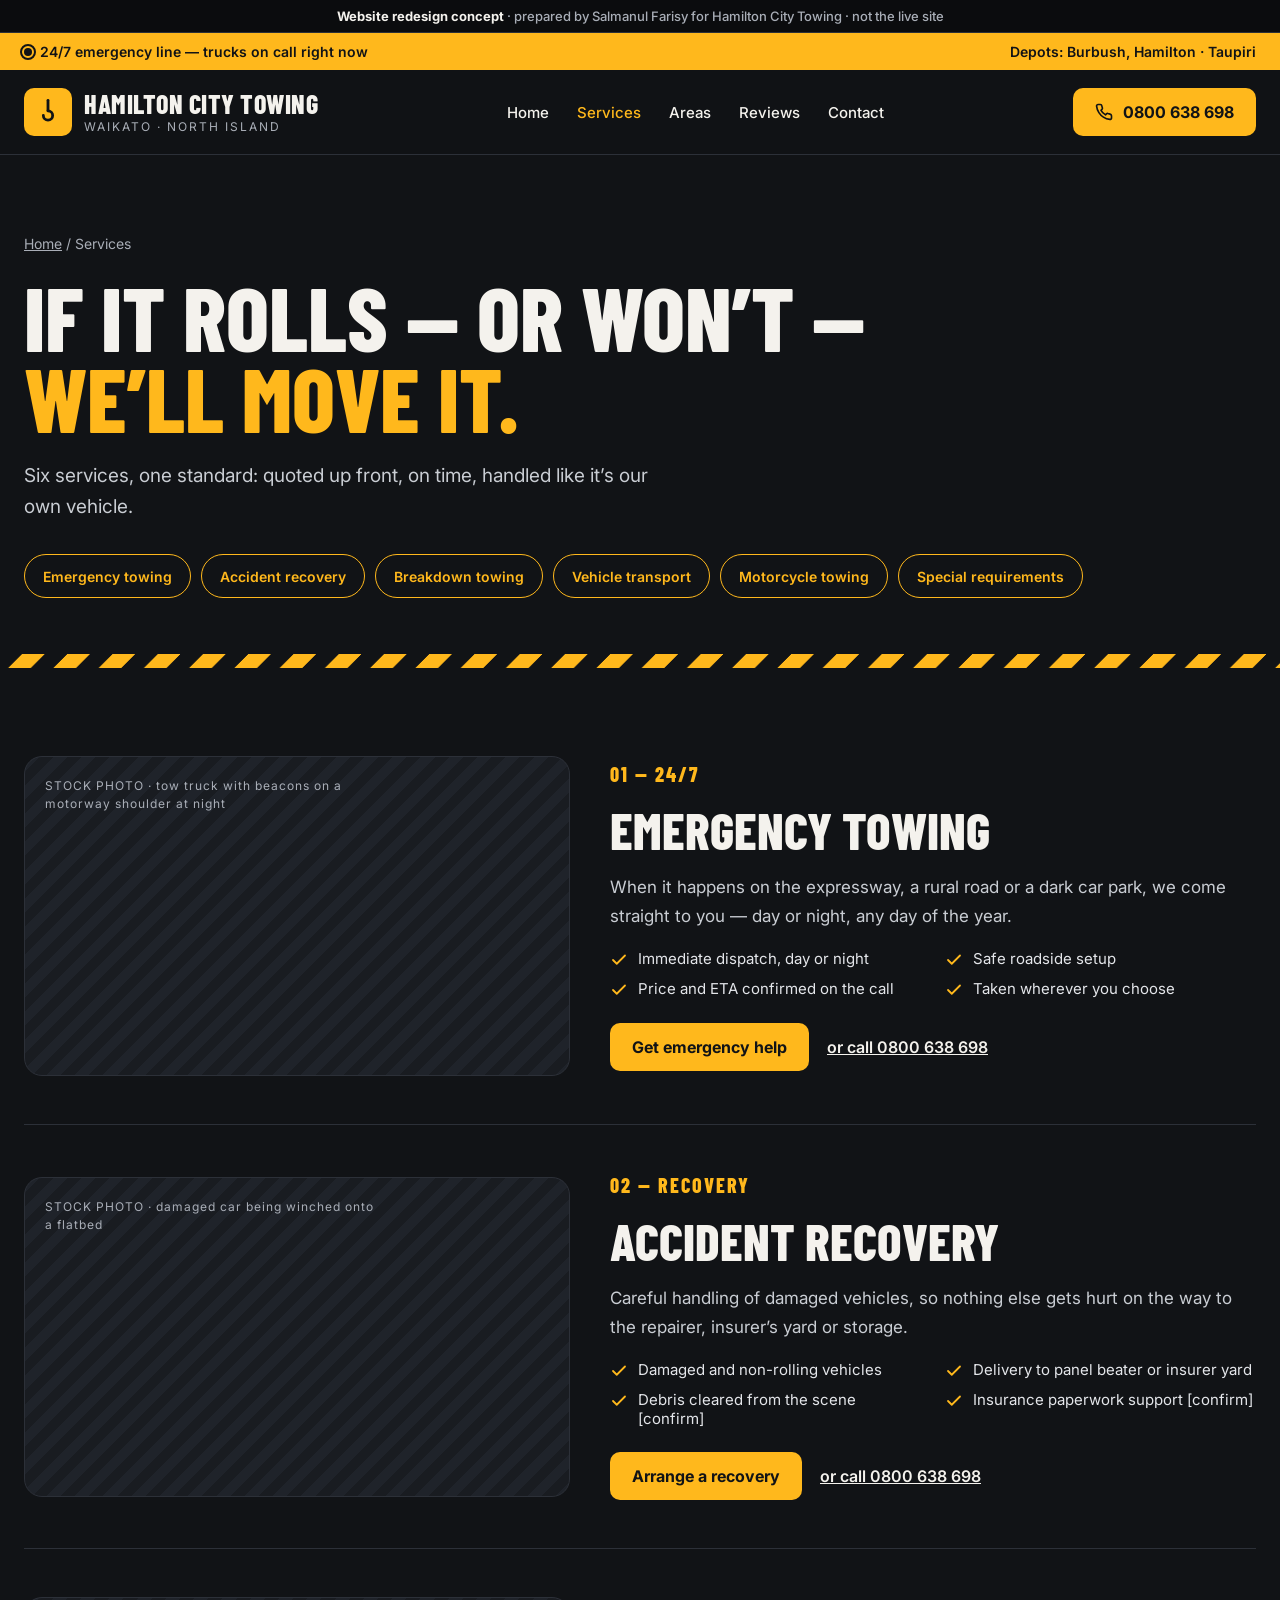
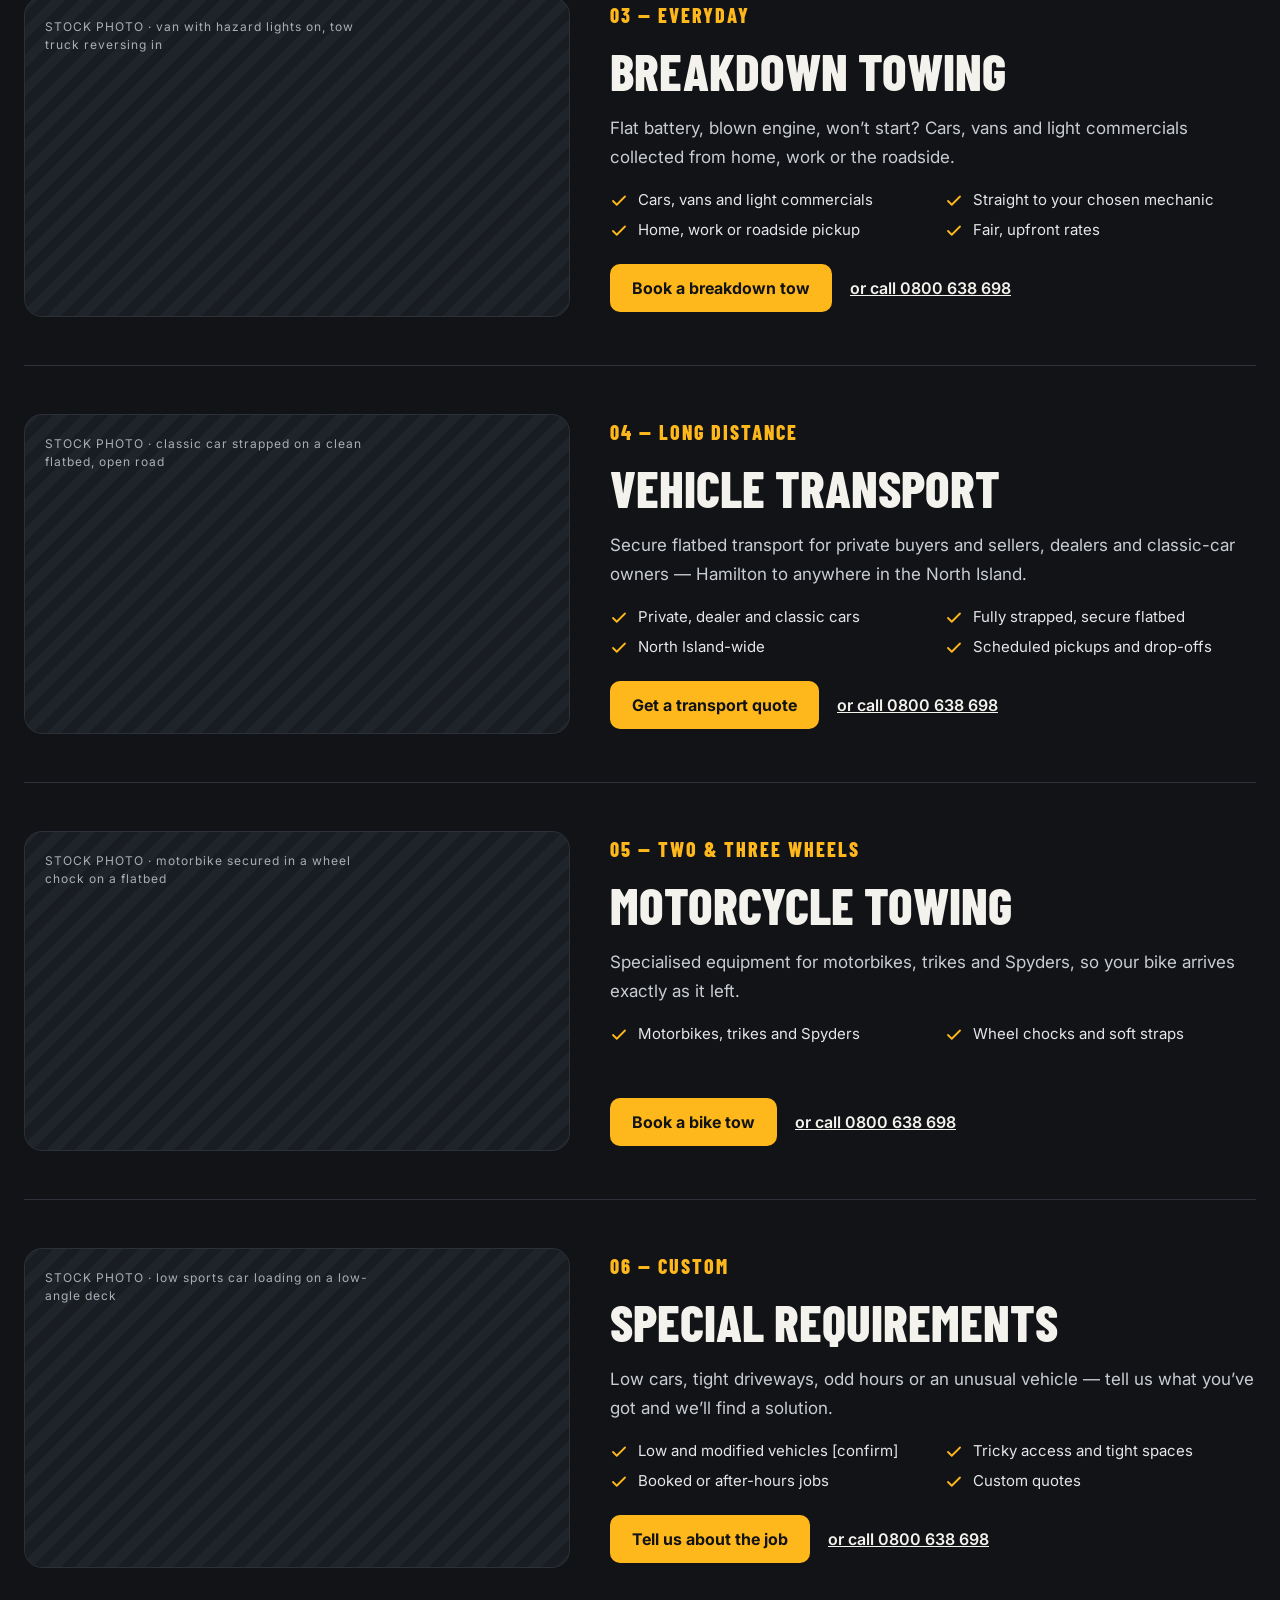
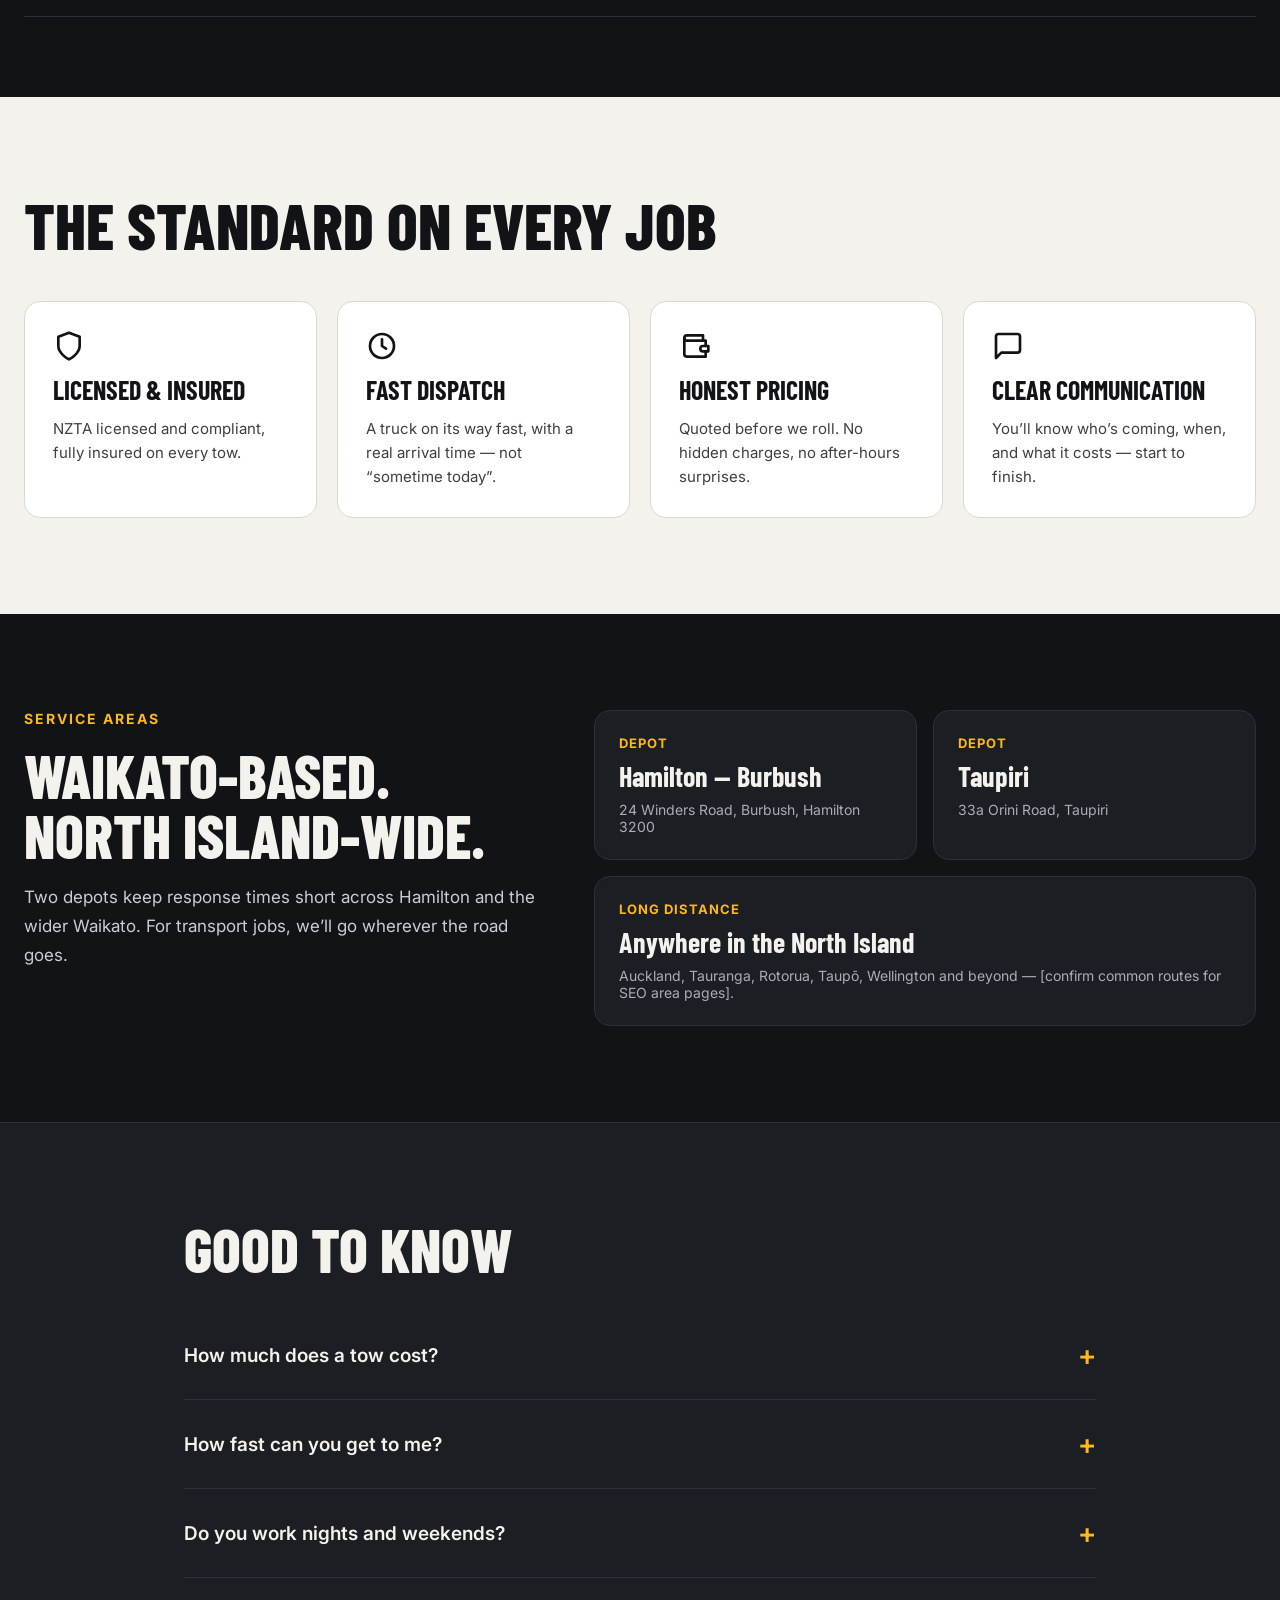
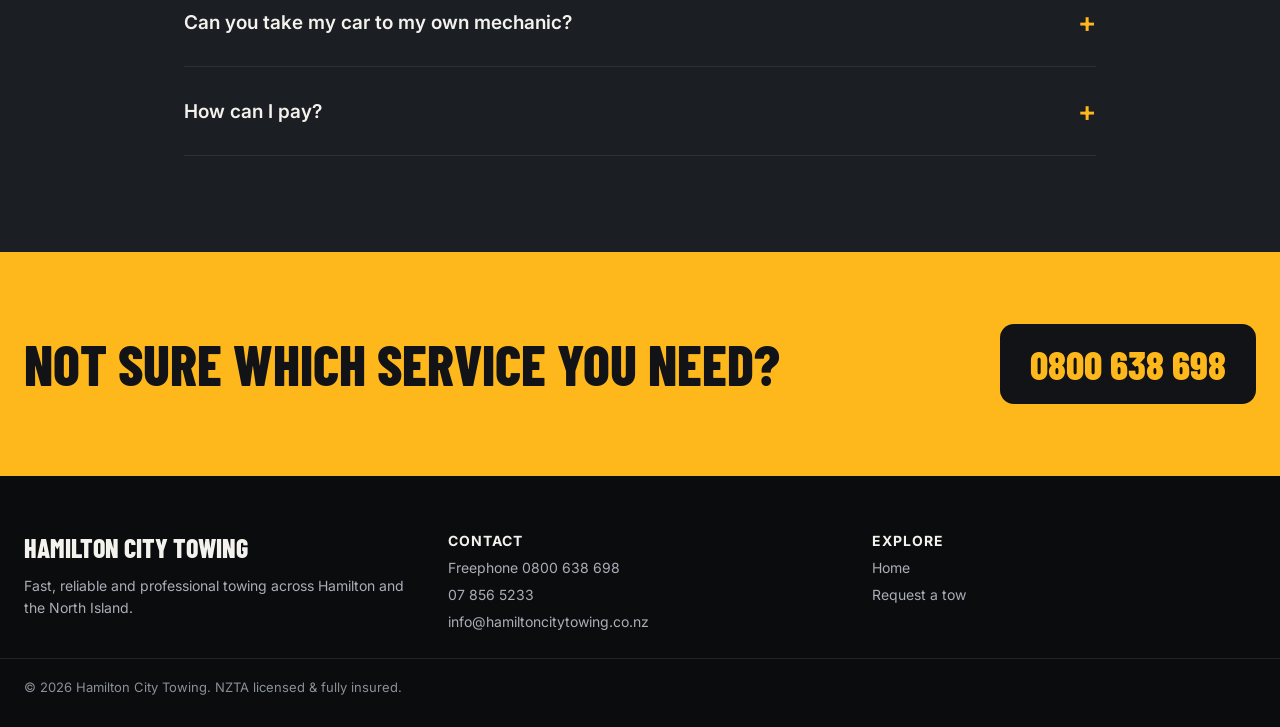
<file: services.html>
<!doctype html>
<html lang="en">
<head>
<meta charset="utf-8">
<meta name="viewport" content="width=device-width, initial-scale=1">
<meta name="robots" content="noindex, nofollow">
<title>Hamilton City Towing — Services (Design concept)</title>
<link rel="preconnect" href="https://fonts.googleapis.com">
<link href="https://fonts.googleapis.com/css2?family=Barlow+Condensed:wght@600;700;800&amp;family=Inter:wght@400;500;600;700&amp;display=swap" rel="stylesheet">
<style>
body{margin:0;background:#111316}
*{box-sizing:border-box}
a{color:#FFB81C}a:hover{color:#FFD36B}
.hz{background:repeating-linear-gradient(-45deg,#FFB81C 0 16px,#111316 16px 32px)}
.ph{background:repeating-linear-gradient(135deg,#1F232A 0 10px,#191C21 10px 20px)}
.btn-a:hover{background:#FFCB4D !important}
.nav a{color:#F4F2ED;text-decoration:none}.nav a:hover{color:#FFB81C}
.chip:hover{background:#FFB81C !important;color:#111316 !important}
.fl a{color:#A9AEB7;text-decoration:none}.fl a:hover{color:#FFB81C}
details summary{cursor:pointer;list-style:none}details summary::-webkit-details-marker{display:none}
details[open] .pl{transform:rotate(45deg)}
@media (max-width:760px){.hide-m{display:none !important}}
</style>
<link rel="stylesheet" href="anim.css">
<style>.concept{background:#0B0C0E;color:#A9AEB7;font:500 13px Inter,system-ui,sans-serif;text-align:center;padding:8px 16px;border-bottom:1px solid #2C3038}.concept strong{color:#F4F2ED}</style>
</head>
<body>
<div class="concept"><strong>Website redesign concept</strong> · prepared by Salmanul Farisy for Hamilton City Towing · not the live site</div>
<div style="font-family: Inter, system-ui, sans-serif; color: #F4F2ED; background: #111316; width: 100%">

<div style="background: #FFB81C; color: #111316; font-size: 14px; font-weight: 600">
<div style="max-width: 1280px; margin: 0 auto; padding: 10px 24px; display: flex; flex-wrap: wrap; gap: 8px 24px; justify-content: space-between; align-items: center">
<span style="display: flex; align-items: center; gap: 8px"><span style="width: 8px; height: 8px; border-radius: 50%; background: #111316"></span>24/7 emergency line — trucks on call right now</span>
<span class="hide-m">Depots: Burbush, Hamilton · Taupiri</span>
</div>
</div>

<header style="border-bottom: 1px solid #2C3038">
<div style="max-width: 1280px; margin: 0 auto; padding: 18px 24px; display: flex; flex-wrap: wrap; gap: 16px 32px; align-items: center; justify-content: space-between">
<a href="index.html" style="display: flex; align-items: center; gap: 12px; text-decoration: none; color: #F4F2ED">
<span style="width: 48px; height: 48px; background: #FFB81C; border-radius: 10px; display: flex; align-items: center; justify-content: center">
<svg width="28" height="28" viewBox="0 0 24 24" fill="none" stroke="#111316" stroke-width="2.4" stroke-linecap="round" stroke-linejoin="round" aria-hidden="true"><path d="M12 2v9"/><path d="M12 11a4 4 0 1 1-4 4"/></svg>
</span>
<span style="display: flex; flex-direction: column; line-height: 1">
<span style="font-family: 'Barlow Condensed', sans-serif; font-weight: 800; font-size: 26px; letter-spacing: .5px">HAMILTON CITY TOWING</span>
<span style="font-size: 12px; color: #A9AEB7; letter-spacing: 2px; margin-top: 4px">WAIKATO · NORTH ISLAND</span>
</span>
</a>
<nav class="nav" aria-label="Main" style="display: flex; flex-wrap: wrap; gap: 8px 28px; font-weight: 500; font-size: 15px">
<a href="index.html">Home</a>
<a href="services.html" style="color: #FFB81C">Services</a>
<a href="#areas">Areas</a>
<a href="index.html#reviews">Reviews</a>
<a href="contact.html">Contact</a>
</nav>
<a class="btn-a" href="tel:0800638698" style="background: #FFB81C; color: #111316; font-weight: 700; padding: 14px 22px; border-radius: 10px; text-decoration: none; display: flex; align-items: center; gap: 10px; min-height: 48px">
<svg width="18" height="18" viewBox="0 0 24 24" fill="none" stroke="currentColor" stroke-width="2.2" stroke-linecap="round" stroke-linejoin="round" aria-hidden="true"><path d="M22 16.9v3a2 2 0 0 1-2.2 2 19.8 19.8 0 0 1-8.6-3.1 19.5 19.5 0 0 1-6-6A19.8 19.8 0 0 1 2.1 4.2 2 2 0 0 1 4.1 2h3a2 2 0 0 1 2 1.7c.1.9.4 1.8.7 2.7a2 2 0 0 1-.5 2.1L8 9.8a16 16 0 0 0 6 6l1.3-1.3a2 2 0 0 1 2.1-.4c.9.3 1.8.6 2.7.7a2 2 0 0 1 1.7 2z"/></svg>
0800 638 698
</a>
</div>
</header>

<!-- Page hero -->
<section style="max-width: 1280px; margin: 0 auto; padding: 80px 24px 56px; display: flex; flex-direction: column; gap: 24px">
<span style="font-size: 14px; color: #A9AEB7"><a href="index.html" style="color: #A9AEB7">Home</a> / Services</span>
<h1 style="margin: 0; font-family: 'Barlow Condensed', sans-serif; font-weight: 800; font-size: clamp(52px, 7vw, 104px); line-height: .9; text-transform: uppercase; max-width: 960px">If it rolls — or won’t — <span style="color: #FFB81C">we’ll move it.</span></h1>
<p style="margin: 0; font-size: 19px; line-height: 1.6; color: #C9CDD3; max-width: 640px">Six services, one standard: quoted up front, on time, handled like it’s our own vehicle.</p>
<nav aria-label="Services" style="display: flex; flex-wrap: wrap; gap: 10px; padding-top: 8px">

<a class="chip" href="#emergency" style="border: 1px solid #FFB81C; color: #FFB81C; border-radius: 999px; padding: 12px 18px; font-size: 14px; font-weight: 600; text-decoration: none; min-height: 44px; display: flex; align-items: center">Emergency towing</a>

<a class="chip" href="#accident" style="border: 1px solid #FFB81C; color: #FFB81C; border-radius: 999px; padding: 12px 18px; font-size: 14px; font-weight: 600; text-decoration: none; min-height: 44px; display: flex; align-items: center">Accident recovery</a>

<a class="chip" href="#breakdown" style="border: 1px solid #FFB81C; color: #FFB81C; border-radius: 999px; padding: 12px 18px; font-size: 14px; font-weight: 600; text-decoration: none; min-height: 44px; display: flex; align-items: center">Breakdown towing</a>

<a class="chip" href="#transport" style="border: 1px solid #FFB81C; color: #FFB81C; border-radius: 999px; padding: 12px 18px; font-size: 14px; font-weight: 600; text-decoration: none; min-height: 44px; display: flex; align-items: center">Vehicle transport</a>

<a class="chip" href="#motorcycle" style="border: 1px solid #FFB81C; color: #FFB81C; border-radius: 999px; padding: 12px 18px; font-size: 14px; font-weight: 600; text-decoration: none; min-height: 44px; display: flex; align-items: center">Motorcycle towing</a>

<a class="chip" href="#special" style="border: 1px solid #FFB81C; color: #FFB81C; border-radius: 999px; padding: 12px 18px; font-size: 14px; font-weight: 600; text-decoration: none; min-height: 44px; display: flex; align-items: center">Special requirements</a>

</nav>
</section>
<div class="hz" style="height: 14px"></div>

<!-- Service rows -->
<section style="max-width: 1280px; margin: 0 auto; padding: 40px 24px 80px; display: flex; flex-direction: column">

<article id="emergency" style="display: flex; flex-wrap: wrap; gap: 40px; align-items: center; padding: 48px 0; border-bottom: 1px solid #2C3038">
<div class="ph" style="flex: 1 1 420px; min-width: 0; height: 320px; border-radius: 18px; border: 1px solid #2C3038; padding: 20px; display: flex; align-items: flex-start">
<span style="font-size: 12px; color: #A9AEB7; letter-spacing: 1px; line-height: 1.5; max-width: 340px">STOCK PHOTO · tow truck with beacons on a motorway shoulder at night</span>
</div>
<div style="flex: 1 1 520px; min-width: 0; display: flex; flex-direction: column; gap: 18px">
<span style="font-family: 'Barlow Condensed', sans-serif; font-weight: 800; font-size: 20px; color: #FFB81C; letter-spacing: 2px">01 — 24/7</span>
<h2 style="margin: 0; font-family: 'Barlow Condensed', sans-serif; font-weight: 800; font-size: clamp(36px, 4vw, 52px); line-height: 1; text-transform: uppercase">Emergency towing</h2>
<p style="margin: 0; font-size: 17px; line-height: 1.7; color: #C9CDD3">When it happens on the expressway, a rural road or a dark car park, we come straight to you — day or night, any day of the year.</p>
<ul style="margin: 0; padding: 0; list-style: none; display: grid; grid-template-columns: repeat(auto-fit, minmax(220px, 1fr)); gap: 10px 24px">

<li style="display: flex; gap: 10px; align-items: flex-start; font-size: 15px; color: #E4E6EA"><svg width="18" height="18" viewBox="0 0 24 24" fill="none" stroke="#FFB81C" stroke-width="2.4" stroke-linecap="round" stroke-linejoin="round" aria-hidden="true" style="flex-shrink: 0; margin-top: 2px"><path d="M20 6 9 17l-5-5"/></svg>Immediate dispatch, day or night</li>

<li style="display: flex; gap: 10px; align-items: flex-start; font-size: 15px; color: #E4E6EA"><svg width="18" height="18" viewBox="0 0 24 24" fill="none" stroke="#FFB81C" stroke-width="2.4" stroke-linecap="round" stroke-linejoin="round" aria-hidden="true" style="flex-shrink: 0; margin-top: 2px"><path d="M20 6 9 17l-5-5"/></svg>Safe roadside setup</li>

<li style="display: flex; gap: 10px; align-items: flex-start; font-size: 15px; color: #E4E6EA"><svg width="18" height="18" viewBox="0 0 24 24" fill="none" stroke="#FFB81C" stroke-width="2.4" stroke-linecap="round" stroke-linejoin="round" aria-hidden="true" style="flex-shrink: 0; margin-top: 2px"><path d="M20 6 9 17l-5-5"/></svg>Price and ETA confirmed on the call</li>

<li style="display: flex; gap: 10px; align-items: flex-start; font-size: 15px; color: #E4E6EA"><svg width="18" height="18" viewBox="0 0 24 24" fill="none" stroke="#FFB81C" stroke-width="2.4" stroke-linecap="round" stroke-linejoin="round" aria-hidden="true" style="flex-shrink: 0; margin-top: 2px"><path d="M20 6 9 17l-5-5"/></svg>Taken wherever you choose</li>

</ul>
<div style="display: flex; flex-wrap: wrap; gap: 12px; padding-top: 6px">
<a class="btn-a" href="contact.html" style="background: #FFB81C; color: #111316; font-weight: 700; padding: 14px 22px; border-radius: 10px; text-decoration: none; min-height: 48px; display: flex; align-items: center">Get emergency help</a>
<a href="tel:0800638698" style="color: #F4F2ED; font-weight: 600; padding: 14px 6px; min-height: 48px; display: flex; align-items: center">or call 0800 638 698</a>
</div>
</div>
</article>

<article id="accident" style="display: flex; flex-wrap: wrap; gap: 40px; align-items: center; padding: 48px 0; border-bottom: 1px solid #2C3038">
<div class="ph" style="flex: 1 1 420px; min-width: 0; height: 320px; border-radius: 18px; border: 1px solid #2C3038; padding: 20px; display: flex; align-items: flex-start">
<span style="font-size: 12px; color: #A9AEB7; letter-spacing: 1px; line-height: 1.5; max-width: 340px">STOCK PHOTO · damaged car being winched onto a flatbed</span>
</div>
<div style="flex: 1 1 520px; min-width: 0; display: flex; flex-direction: column; gap: 18px">
<span style="font-family: 'Barlow Condensed', sans-serif; font-weight: 800; font-size: 20px; color: #FFB81C; letter-spacing: 2px">02 — RECOVERY</span>
<h2 style="margin: 0; font-family: 'Barlow Condensed', sans-serif; font-weight: 800; font-size: clamp(36px, 4vw, 52px); line-height: 1; text-transform: uppercase">Accident recovery</h2>
<p style="margin: 0; font-size: 17px; line-height: 1.7; color: #C9CDD3">Careful handling of damaged vehicles, so nothing else gets hurt on the way to the repairer, insurer’s yard or storage.</p>
<ul style="margin: 0; padding: 0; list-style: none; display: grid; grid-template-columns: repeat(auto-fit, minmax(220px, 1fr)); gap: 10px 24px">

<li style="display: flex; gap: 10px; align-items: flex-start; font-size: 15px; color: #E4E6EA"><svg width="18" height="18" viewBox="0 0 24 24" fill="none" stroke="#FFB81C" stroke-width="2.4" stroke-linecap="round" stroke-linejoin="round" aria-hidden="true" style="flex-shrink: 0; margin-top: 2px"><path d="M20 6 9 17l-5-5"/></svg>Damaged and non-rolling vehicles</li>

<li style="display: flex; gap: 10px; align-items: flex-start; font-size: 15px; color: #E4E6EA"><svg width="18" height="18" viewBox="0 0 24 24" fill="none" stroke="#FFB81C" stroke-width="2.4" stroke-linecap="round" stroke-linejoin="round" aria-hidden="true" style="flex-shrink: 0; margin-top: 2px"><path d="M20 6 9 17l-5-5"/></svg>Delivery to panel beater or insurer yard</li>

<li style="display: flex; gap: 10px; align-items: flex-start; font-size: 15px; color: #E4E6EA"><svg width="18" height="18" viewBox="0 0 24 24" fill="none" stroke="#FFB81C" stroke-width="2.4" stroke-linecap="round" stroke-linejoin="round" aria-hidden="true" style="flex-shrink: 0; margin-top: 2px"><path d="M20 6 9 17l-5-5"/></svg>Debris cleared from the scene [confirm]</li>

<li style="display: flex; gap: 10px; align-items: flex-start; font-size: 15px; color: #E4E6EA"><svg width="18" height="18" viewBox="0 0 24 24" fill="none" stroke="#FFB81C" stroke-width="2.4" stroke-linecap="round" stroke-linejoin="round" aria-hidden="true" style="flex-shrink: 0; margin-top: 2px"><path d="M20 6 9 17l-5-5"/></svg>Insurance paperwork support [confirm]</li>

</ul>
<div style="display: flex; flex-wrap: wrap; gap: 12px; padding-top: 6px">
<a class="btn-a" href="contact.html" style="background: #FFB81C; color: #111316; font-weight: 700; padding: 14px 22px; border-radius: 10px; text-decoration: none; min-height: 48px; display: flex; align-items: center">Arrange a recovery</a>
<a href="tel:0800638698" style="color: #F4F2ED; font-weight: 600; padding: 14px 6px; min-height: 48px; display: flex; align-items: center">or call 0800 638 698</a>
</div>
</div>
</article>

<article id="breakdown" style="display: flex; flex-wrap: wrap; gap: 40px; align-items: center; padding: 48px 0; border-bottom: 1px solid #2C3038">
<div class="ph" style="flex: 1 1 420px; min-width: 0; height: 320px; border-radius: 18px; border: 1px solid #2C3038; padding: 20px; display: flex; align-items: flex-start">
<span style="font-size: 12px; color: #A9AEB7; letter-spacing: 1px; line-height: 1.5; max-width: 340px">STOCK PHOTO · van with hazard lights on, tow truck reversing in</span>
</div>
<div style="flex: 1 1 520px; min-width: 0; display: flex; flex-direction: column; gap: 18px">
<span style="font-family: 'Barlow Condensed', sans-serif; font-weight: 800; font-size: 20px; color: #FFB81C; letter-spacing: 2px">03 — EVERYDAY</span>
<h2 style="margin: 0; font-family: 'Barlow Condensed', sans-serif; font-weight: 800; font-size: clamp(36px, 4vw, 52px); line-height: 1; text-transform: uppercase">Breakdown towing</h2>
<p style="margin: 0; font-size: 17px; line-height: 1.7; color: #C9CDD3">Flat battery, blown engine, won’t start? Cars, vans and light commercials collected from home, work or the roadside.</p>
<ul style="margin: 0; padding: 0; list-style: none; display: grid; grid-template-columns: repeat(auto-fit, minmax(220px, 1fr)); gap: 10px 24px">

<li style="display: flex; gap: 10px; align-items: flex-start; font-size: 15px; color: #E4E6EA"><svg width="18" height="18" viewBox="0 0 24 24" fill="none" stroke="#FFB81C" stroke-width="2.4" stroke-linecap="round" stroke-linejoin="round" aria-hidden="true" style="flex-shrink: 0; margin-top: 2px"><path d="M20 6 9 17l-5-5"/></svg>Cars, vans and light commercials</li>

<li style="display: flex; gap: 10px; align-items: flex-start; font-size: 15px; color: #E4E6EA"><svg width="18" height="18" viewBox="0 0 24 24" fill="none" stroke="#FFB81C" stroke-width="2.4" stroke-linecap="round" stroke-linejoin="round" aria-hidden="true" style="flex-shrink: 0; margin-top: 2px"><path d="M20 6 9 17l-5-5"/></svg>Straight to your chosen mechanic</li>

<li style="display: flex; gap: 10px; align-items: flex-start; font-size: 15px; color: #E4E6EA"><svg width="18" height="18" viewBox="0 0 24 24" fill="none" stroke="#FFB81C" stroke-width="2.4" stroke-linecap="round" stroke-linejoin="round" aria-hidden="true" style="flex-shrink: 0; margin-top: 2px"><path d="M20 6 9 17l-5-5"/></svg>Home, work or roadside pickup</li>

<li style="display: flex; gap: 10px; align-items: flex-start; font-size: 15px; color: #E4E6EA"><svg width="18" height="18" viewBox="0 0 24 24" fill="none" stroke="#FFB81C" stroke-width="2.4" stroke-linecap="round" stroke-linejoin="round" aria-hidden="true" style="flex-shrink: 0; margin-top: 2px"><path d="M20 6 9 17l-5-5"/></svg>Fair, upfront rates</li>

</ul>
<div style="display: flex; flex-wrap: wrap; gap: 12px; padding-top: 6px">
<a class="btn-a" href="contact.html" style="background: #FFB81C; color: #111316; font-weight: 700; padding: 14px 22px; border-radius: 10px; text-decoration: none; min-height: 48px; display: flex; align-items: center">Book a breakdown tow</a>
<a href="tel:0800638698" style="color: #F4F2ED; font-weight: 600; padding: 14px 6px; min-height: 48px; display: flex; align-items: center">or call 0800 638 698</a>
</div>
</div>
</article>

<article id="transport" style="display: flex; flex-wrap: wrap; gap: 40px; align-items: center; padding: 48px 0; border-bottom: 1px solid #2C3038">
<div class="ph" style="flex: 1 1 420px; min-width: 0; height: 320px; border-radius: 18px; border: 1px solid #2C3038; padding: 20px; display: flex; align-items: flex-start">
<span style="font-size: 12px; color: #A9AEB7; letter-spacing: 1px; line-height: 1.5; max-width: 340px">STOCK PHOTO · classic car strapped on a clean flatbed, open road</span>
</div>
<div style="flex: 1 1 520px; min-width: 0; display: flex; flex-direction: column; gap: 18px">
<span style="font-family: 'Barlow Condensed', sans-serif; font-weight: 800; font-size: 20px; color: #FFB81C; letter-spacing: 2px">04 — LONG DISTANCE</span>
<h2 style="margin: 0; font-family: 'Barlow Condensed', sans-serif; font-weight: 800; font-size: clamp(36px, 4vw, 52px); line-height: 1; text-transform: uppercase">Vehicle transport</h2>
<p style="margin: 0; font-size: 17px; line-height: 1.7; color: #C9CDD3">Secure flatbed transport for private buyers and sellers, dealers and classic-car owners — Hamilton to anywhere in the North Island.</p>
<ul style="margin: 0; padding: 0; list-style: none; display: grid; grid-template-columns: repeat(auto-fit, minmax(220px, 1fr)); gap: 10px 24px">

<li style="display: flex; gap: 10px; align-items: flex-start; font-size: 15px; color: #E4E6EA"><svg width="18" height="18" viewBox="0 0 24 24" fill="none" stroke="#FFB81C" stroke-width="2.4" stroke-linecap="round" stroke-linejoin="round" aria-hidden="true" style="flex-shrink: 0; margin-top: 2px"><path d="M20 6 9 17l-5-5"/></svg>Private, dealer and classic cars</li>

<li style="display: flex; gap: 10px; align-items: flex-start; font-size: 15px; color: #E4E6EA"><svg width="18" height="18" viewBox="0 0 24 24" fill="none" stroke="#FFB81C" stroke-width="2.4" stroke-linecap="round" stroke-linejoin="round" aria-hidden="true" style="flex-shrink: 0; margin-top: 2px"><path d="M20 6 9 17l-5-5"/></svg>Fully strapped, secure flatbed</li>

<li style="display: flex; gap: 10px; align-items: flex-start; font-size: 15px; color: #E4E6EA"><svg width="18" height="18" viewBox="0 0 24 24" fill="none" stroke="#FFB81C" stroke-width="2.4" stroke-linecap="round" stroke-linejoin="round" aria-hidden="true" style="flex-shrink: 0; margin-top: 2px"><path d="M20 6 9 17l-5-5"/></svg>North Island-wide</li>

<li style="display: flex; gap: 10px; align-items: flex-start; font-size: 15px; color: #E4E6EA"><svg width="18" height="18" viewBox="0 0 24 24" fill="none" stroke="#FFB81C" stroke-width="2.4" stroke-linecap="round" stroke-linejoin="round" aria-hidden="true" style="flex-shrink: 0; margin-top: 2px"><path d="M20 6 9 17l-5-5"/></svg>Scheduled pickups and drop-offs</li>

</ul>
<div style="display: flex; flex-wrap: wrap; gap: 12px; padding-top: 6px">
<a class="btn-a" href="contact.html" style="background: #FFB81C; color: #111316; font-weight: 700; padding: 14px 22px; border-radius: 10px; text-decoration: none; min-height: 48px; display: flex; align-items: center">Get a transport quote</a>
<a href="tel:0800638698" style="color: #F4F2ED; font-weight: 600; padding: 14px 6px; min-height: 48px; display: flex; align-items: center">or call 0800 638 698</a>
</div>
</div>
</article>

<article id="motorcycle" style="display: flex; flex-wrap: wrap; gap: 40px; align-items: center; padding: 48px 0; border-bottom: 1px solid #2C3038">
<div class="ph" style="flex: 1 1 420px; min-width: 0; height: 320px; border-radius: 18px; border: 1px solid #2C3038; padding: 20px; display: flex; align-items: flex-start">
<span style="font-size: 12px; color: #A9AEB7; letter-spacing: 1px; line-height: 1.5; max-width: 340px">STOCK PHOTO · motorbike secured in a wheel chock on a flatbed</span>
</div>
<div style="flex: 1 1 520px; min-width: 0; display: flex; flex-direction: column; gap: 18px">
<span style="font-family: 'Barlow Condensed', sans-serif; font-weight: 800; font-size: 20px; color: #FFB81C; letter-spacing: 2px">05 — TWO & THREE WHEELS</span>
<h2 style="margin: 0; font-family: 'Barlow Condensed', sans-serif; font-weight: 800; font-size: clamp(36px, 4vw, 52px); line-height: 1; text-transform: uppercase">Motorcycle towing</h2>
<p style="margin: 0; font-size: 17px; line-height: 1.7; color: #C9CDD3">Specialised equipment for motorbikes, trikes and Spyders, so your bike arrives exactly as it left.</p>
<ul style="margin: 0; padding: 0; list-style: none; display: grid; grid-template-columns: repeat(auto-fit, minmax(220px, 1fr)); gap: 10px 24px">

<li style="display: flex; gap: 10px; align-items: flex-start; font-size: 15px; color: #E4E6EA"><svg width="18" height="18" viewBox="0 0 24 24" fill="none" stroke="#FFB81C" stroke-width="2.4" stroke-linecap="round" stroke-linejoin="round" aria-hidden="true" style="flex-shrink: 0; margin-top: 2px"><path d="M20 6 9 17l-5-5"/></svg>Motorbikes, trikes and Spyders</li>

<li style="display: flex; gap: 10px; align-items: flex-start; font-size: 15px; color: #E4E6EA"><svg width="18" height="18" viewBox="0 0 24 24" fill="none" stroke="#FFB81C" stroke-width="2.4" stroke-linecap="round" stroke-linejoin="round" aria-hidden="true" style="flex-shrink: 0; margin-top: 2px"><path d="M20 6 9 17l-5-5"/></svg>Wheel chocks and soft straps</li>

<li style="display: flex; gap: 10px; align-items: flex-start; font-size: 15px; color: #E4E6EA"><svg width="18" height="18" viewBox="0 0 24 24" fill="none" stroke="#FFB81C" stroke-width="2.4" stroke-linecap="round" stroke-linejoin="round" aria-hidden="true" style="flex-shrink: 0; margin-top: 2px"><path d="M20 6 9 17l-5-5"/></svg>Breakdown or transport</li>

<li style="display: flex; gap: 10px; align-items: flex-start; font-size: 15px; color: #E4E6EA"><svg width="18" height="18" viewBox="0 0 24 24" fill="none" stroke="#FFB81C" stroke-width="2.4" stroke-linecap="round" stroke-linejoin="round" aria-hidden="true" style="flex-shrink: 0; margin-top: 2px"><path d="M20 6 9 17l-5-5"/></svg>Workshop and dealer drop-offs</li>

</ul>
<div style="display: flex; flex-wrap: wrap; gap: 12px; padding-top: 6px">
<a class="btn-a" href="contact.html" style="background: #FFB81C; color: #111316; font-weight: 700; padding: 14px 22px; border-radius: 10px; text-decoration: none; min-height: 48px; display: flex; align-items: center">Book a bike tow</a>
<a href="tel:0800638698" style="color: #F4F2ED; font-weight: 600; padding: 14px 6px; min-height: 48px; display: flex; align-items: center">or call 0800 638 698</a>
</div>
</div>
</article>

<article id="special" style="display: flex; flex-wrap: wrap; gap: 40px; align-items: center; padding: 48px 0; border-bottom: 1px solid #2C3038">
<div class="ph" style="flex: 1 1 420px; min-width: 0; height: 320px; border-radius: 18px; border: 1px solid #2C3038; padding: 20px; display: flex; align-items: flex-start">
<span style="font-size: 12px; color: #A9AEB7; letter-spacing: 1px; line-height: 1.5; max-width: 340px">STOCK PHOTO · low sports car loading on a low-angle deck</span>
</div>
<div style="flex: 1 1 520px; min-width: 0; display: flex; flex-direction: column; gap: 18px">
<span style="font-family: 'Barlow Condensed', sans-serif; font-weight: 800; font-size: 20px; color: #FFB81C; letter-spacing: 2px">06 — CUSTOM</span>
<h2 style="margin: 0; font-family: 'Barlow Condensed', sans-serif; font-weight: 800; font-size: clamp(36px, 4vw, 52px); line-height: 1; text-transform: uppercase">Special requirements</h2>
<p style="margin: 0; font-size: 17px; line-height: 1.7; color: #C9CDD3">Low cars, tight driveways, odd hours or an unusual vehicle — tell us what you’ve got and we’ll find a solution.</p>
<ul style="margin: 0; padding: 0; list-style: none; display: grid; grid-template-columns: repeat(auto-fit, minmax(220px, 1fr)); gap: 10px 24px">

<li style="display: flex; gap: 10px; align-items: flex-start; font-size: 15px; color: #E4E6EA"><svg width="18" height="18" viewBox="0 0 24 24" fill="none" stroke="#FFB81C" stroke-width="2.4" stroke-linecap="round" stroke-linejoin="round" aria-hidden="true" style="flex-shrink: 0; margin-top: 2px"><path d="M20 6 9 17l-5-5"/></svg>Low and modified vehicles [confirm]</li>

<li style="display: flex; gap: 10px; align-items: flex-start; font-size: 15px; color: #E4E6EA"><svg width="18" height="18" viewBox="0 0 24 24" fill="none" stroke="#FFB81C" stroke-width="2.4" stroke-linecap="round" stroke-linejoin="round" aria-hidden="true" style="flex-shrink: 0; margin-top: 2px"><path d="M20 6 9 17l-5-5"/></svg>Tricky access and tight spaces</li>

<li style="display: flex; gap: 10px; align-items: flex-start; font-size: 15px; color: #E4E6EA"><svg width="18" height="18" viewBox="0 0 24 24" fill="none" stroke="#FFB81C" stroke-width="2.4" stroke-linecap="round" stroke-linejoin="round" aria-hidden="true" style="flex-shrink: 0; margin-top: 2px"><path d="M20 6 9 17l-5-5"/></svg>Booked or after-hours jobs</li>

<li style="display: flex; gap: 10px; align-items: flex-start; font-size: 15px; color: #E4E6EA"><svg width="18" height="18" viewBox="0 0 24 24" fill="none" stroke="#FFB81C" stroke-width="2.4" stroke-linecap="round" stroke-linejoin="round" aria-hidden="true" style="flex-shrink: 0; margin-top: 2px"><path d="M20 6 9 17l-5-5"/></svg>Custom quotes</li>

</ul>
<div style="display: flex; flex-wrap: wrap; gap: 12px; padding-top: 6px">
<a class="btn-a" href="contact.html" style="background: #FFB81C; color: #111316; font-weight: 700; padding: 14px 22px; border-radius: 10px; text-decoration: none; min-height: 48px; display: flex; align-items: center">Tell us about the job</a>
<a href="tel:0800638698" style="color: #F4F2ED; font-weight: 600; padding: 14px 6px; min-height: 48px; display: flex; align-items: center">or call 0800 638 698</a>
</div>
</div>
</article>

</section>

<!-- Why us -->
<section style="background: #F4F2ED; color: #111316">
<div style="max-width: 1280px; margin: 0 auto; padding: 96px 24px; display: flex; flex-direction: column; gap: 44px">
<h2 style="margin: 0; font-family: 'Barlow Condensed', sans-serif; font-weight: 800; font-size: clamp(40px, 5vw, 64px); line-height: 1; text-transform: uppercase; max-width: 760px">The standard on every job</h2>
<div style="display: grid; grid-template-columns: repeat(auto-fit, minmax(240px, 1fr)); gap: 20px">
<div style="background: #FFFFFF; border-radius: 16px; padding: 28px; display: flex; flex-direction: column; gap: 12px; border: 1px solid #DDD8CD"><svg width="32" height="32" viewBox="0 0 24 24" fill="none" stroke="#111316" stroke-width="2" stroke-linecap="round" stroke-linejoin="round" aria-hidden="true"><path d="M12 22s8-4 8-10V5l-8-3-8 3v7c0 6 8 10 8 10z"/></svg><span style="font-family: 'Barlow Condensed', sans-serif; font-weight: 700; font-size: 26px; text-transform: uppercase">Licensed &amp; insured</span><span style="font-size: 15px; line-height: 1.6; color: #3B3F46">NZTA licensed and compliant, fully insured on every tow.</span></div>
<div style="background: #FFFFFF; border-radius: 16px; padding: 28px; display: flex; flex-direction: column; gap: 12px; border: 1px solid #DDD8CD"><svg width="32" height="32" viewBox="0 0 24 24" fill="none" stroke="#111316" stroke-width="2" stroke-linecap="round" stroke-linejoin="round" aria-hidden="true"><circle cx="12" cy="12" r="9"/><path d="M12 7v5l3 2"/></svg><span style="font-family: 'Barlow Condensed', sans-serif; font-weight: 700; font-size: 26px; text-transform: uppercase">Fast dispatch</span><span style="font-size: 15px; line-height: 1.6; color: #3B3F46">A truck on its way fast, with a real arrival time — not “sometime today”.</span></div>
<div style="background: #FFFFFF; border-radius: 16px; padding: 28px; display: flex; flex-direction: column; gap: 12px; border: 1px solid #DDD8CD"><svg width="32" height="32" viewBox="0 0 24 24" fill="none" stroke="#111316" stroke-width="2" stroke-linecap="round" stroke-linejoin="round" aria-hidden="true"><path d="M20 12V8H6a2 2 0 0 1 0-4h12v4"/><path d="M4 6v12a2 2 0 0 0 2 2h14v-4"/><path d="M18 12a2 2 0 0 0 0 4h4v-4z"/></svg><span style="font-family: 'Barlow Condensed', sans-serif; font-weight: 700; font-size: 26px; text-transform: uppercase">Honest pricing</span><span style="font-size: 15px; line-height: 1.6; color: #3B3F46">Quoted before we roll. No hidden charges, no after-hours surprises.</span></div>
<div style="background: #FFFFFF; border-radius: 16px; padding: 28px; display: flex; flex-direction: column; gap: 12px; border: 1px solid #DDD8CD"><svg width="32" height="32" viewBox="0 0 24 24" fill="none" stroke="#111316" stroke-width="2" stroke-linecap="round" stroke-linejoin="round" aria-hidden="true"><path d="M21 15a2 2 0 0 1-2 2H7l-4 4V5a2 2 0 0 1 2-2h14a2 2 0 0 1 2 2z"/></svg><span style="font-family: 'Barlow Condensed', sans-serif; font-weight: 700; font-size: 26px; text-transform: uppercase">Clear communication</span><span style="font-size: 15px; line-height: 1.6; color: #3B3F46">You’ll know who’s coming, when, and what it costs — start to finish.</span></div>
</div>
</div>
</section>

<!-- Areas -->
<section id="areas" style="max-width: 1280px; margin: 0 auto; padding: 96px 24px; display: flex; flex-wrap: wrap; gap: 48px">
<div style="flex: 1 1 420px; min-width: 0; display: flex; flex-direction: column; gap: 18px">
<span style="color: #FFB81C; font-weight: 700; font-size: 14px; letter-spacing: 2px">SERVICE AREAS</span>
<h2 style="margin: 0; font-family: 'Barlow Condensed', sans-serif; font-weight: 800; font-size: clamp(40px, 5vw, 60px); line-height: 1; text-transform: uppercase">Waikato-based. North Island-wide.</h2>
<p style="margin: 0; font-size: 17px; line-height: 1.7; color: #C9CDD3">Two depots keep response times short across Hamilton and the wider Waikato. For transport jobs, we’ll go wherever the road goes.</p>
</div>
<div style="flex: 1 1 560px; min-width: 0; display: grid; grid-template-columns: repeat(auto-fit, minmax(240px, 1fr)); gap: 16px">
<div style="background: #1B1E23; border: 1px solid #2C3038; border-radius: 16px; padding: 24px; display: flex; flex-direction: column; gap: 8px"><span style="font-size: 13px; color: #FFB81C; font-weight: 700; letter-spacing: 1px">DEPOT</span><span style="font-family: 'Barlow Condensed', sans-serif; font-weight: 700; font-size: 28px">Hamilton — Burbush</span><span style="font-size: 14px; color: #A9AEB7">24 Winders Road, Burbush, Hamilton 3200</span></div>
<div style="background: #1B1E23; border: 1px solid #2C3038; border-radius: 16px; padding: 24px; display: flex; flex-direction: column; gap: 8px"><span style="font-size: 13px; color: #FFB81C; font-weight: 700; letter-spacing: 1px">DEPOT</span><span style="font-family: 'Barlow Condensed', sans-serif; font-weight: 700; font-size: 28px">Taupiri</span><span style="font-size: 14px; color: #A9AEB7">33a Orini Road, Taupiri</span></div>
<div style="background: #1B1E23; border: 1px solid #2C3038; border-radius: 16px; padding: 24px; display: flex; flex-direction: column; gap: 8px; grid-column: 1 / -1"><span style="font-size: 13px; color: #FFB81C; font-weight: 700; letter-spacing: 1px">LONG DISTANCE</span><span style="font-family: 'Barlow Condensed', sans-serif; font-weight: 700; font-size: 28px">Anywhere in the North Island</span><span style="font-size: 14px; color: #A9AEB7">Auckland, Tauranga, Rotorua, Taupō, Wellington and beyond — [confirm common routes for SEO area pages].</span></div>
</div>
</section>

<!-- FAQ -->
<section style="background: #1B1E23; border-top: 1px solid #2C3038">
<div style="max-width: 960px; margin: 0 auto; padding: 96px 24px; display: flex; flex-direction: column; gap: 32px">
<h2 style="margin: 0; font-family: 'Barlow Condensed', sans-serif; font-weight: 800; font-size: clamp(40px, 5vw, 60px); line-height: 1; text-transform: uppercase">Good to know</h2>
<div style="display: flex; flex-direction: column">

<details style="border-bottom: 1px solid #2C3038; padding: 22px 0">
<summary style="display: flex; justify-content: space-between; align-items: center; gap: 16px; font-size: 19px; font-weight: 600; min-height: 44px">How much does a tow cost?<span class="pl" style="color: #FFB81C; font-size: 28px; line-height: 1; transition: transform .15s">+</span></summary>
<p style="margin: 14px 0 0; font-size: 16px; line-height: 1.7; color: #C9CDD3">Every job is quoted before a truck is dispatched, with no hidden charges. [Add a typical Hamilton call-out from $X if the client is happy to publish one.]</p>
</details>

<details style="border-bottom: 1px solid #2C3038; padding: 22px 0">
<summary style="display: flex; justify-content: space-between; align-items: center; gap: 16px; font-size: 19px; font-weight: 600; min-height: 44px">How fast can you get to me?<span class="pl" style="color: #FFB81C; font-size: 28px; line-height: 1; transition: transform .15s">+</span></summary>
<p style="margin: 14px 0 0; font-size: 16px; line-height: 1.7; color: #C9CDD3">We’ll give you a precise arrival time on the phone. [Add typical Hamilton response time once confirmed.]</p>
</details>

<details style="border-bottom: 1px solid #2C3038; padding: 22px 0">
<summary style="display: flex; justify-content: space-between; align-items: center; gap: 16px; font-size: 19px; font-weight: 600; min-height: 44px">Do you work nights and weekends?<span class="pl" style="color: #FFB81C; font-size: 28px; line-height: 1; transition: transform .15s">+</span></summary>
<p style="margin: 14px 0 0; font-size: 16px; line-height: 1.7; color: #C9CDD3">Yes — emergency towing is available 24/7. [Confirm hours for non-urgent bookings.]</p>
</details>

<details style="border-bottom: 1px solid #2C3038; padding: 22px 0">
<summary style="display: flex; justify-content: space-between; align-items: center; gap: 16px; font-size: 19px; font-weight: 600; min-height: 44px">Can you take my car to my own mechanic?<span class="pl" style="color: #FFB81C; font-size: 28px; line-height: 1; transition: transform .15s">+</span></summary>
<p style="margin: 14px 0 0; font-size: 16px; line-height: 1.7; color: #C9CDD3">Absolutely. We deliver to the mechanic, panel beater, dealer or address of your choice.</p>
</details>

<details style="border-bottom: 1px solid #2C3038; padding: 22px 0">
<summary style="display: flex; justify-content: space-between; align-items: center; gap: 16px; font-size: 19px; font-weight: 600; min-height: 44px">How can I pay?<span class="pl" style="color: #FFB81C; font-size: 28px; line-height: 1; transition: transform .15s">+</span></summary>
<p style="margin: 14px 0 0; font-size: 16px; line-height: 1.7; color: #C9CDD3">[Confirm: EFTPOS, card, account, Afterpay.]</p>
</details>

</div>
</div>
</section>

<section style="background: #FFB81C; color: #111316">
<div style="max-width: 1280px; margin: 0 auto; padding: 72px 24px; display: flex; flex-wrap: wrap; gap: 28px; align-items: center; justify-content: space-between">
<span style="font-family: 'Barlow Condensed', sans-serif; font-weight: 800; font-size: clamp(36px, 4.5vw, 56px); line-height: 1; text-transform: uppercase">Not sure which service you need?</span>
<a href="tel:0800638698" style="background: #111316; color: #FFB81C; font-family: 'Barlow Condensed', sans-serif; font-weight: 800; font-size: 40px; padding: 16px 30px; border-radius: 14px; text-decoration: none">0800 638 698</a>
</div>
</section>

<footer style="background: #0B0C0E">
<div style="max-width: 1280px; margin: 0 auto; padding: 56px 24px 28px; display: grid; grid-template-columns: repeat(auto-fit, minmax(220px, 1fr)); gap: 40px">
<div style="display: flex; flex-direction: column; gap: 12px"><span style="font-family: 'Barlow Condensed', sans-serif; font-weight: 800; font-size: 26px">HAMILTON CITY TOWING</span><span style="font-size: 14px; line-height: 1.6; color: #A9AEB7">Fast, reliable and professional towing across Hamilton and the North Island.</span></div>
<div class="fl" style="display: flex; flex-direction: column; gap: 10px; font-size: 14px"><span style="font-weight: 700; color: #F4F2ED; letter-spacing: 1px">CONTACT</span><a href="tel:0800638698">Freephone 0800 638 698</a><a href="tel:078565233">07 856 5233</a><a href="mailto:info@hamiltoncitytowing.co.nz">info@hamiltoncitytowing.co.nz</a></div>
<div class="fl" style="display: flex; flex-direction: column; gap: 10px; font-size: 14px"><span style="font-weight: 700; color: #F4F2ED; letter-spacing: 1px">EXPLORE</span><a href="index.html">Home</a><a href="contact.html">Request a tow</a></div>
</div>
<div style="max-width: 1280px; margin: 0 auto; padding: 20px 24px 32px; border-top: 1px solid #1F2227; font-size: 13px; color: #8A9099">© 2026 Hamilton City Towing. NZTA licensed &amp; fully insured.</div>
</footer>
</div>

<script src="anim.js"></script>
</body>
</html>
</file>
<file: anim.css>
/* Hi-Vis Night Shift — motion layer */
header{position:sticky;top:0;z-index:50;background:rgba(17,19,22,.86);-webkit-backdrop-filter:blur(10px);backdrop-filter:blur(10px);transition:box-shadow .25s}
header>div{transition:padding .25s}
header.is-stuck{box-shadow:0 10px 30px rgba(0,0,0,.45)}
header.is-stuck>div{padding-top:10px !important;padding-bottom:10px !important}

/* tow-line scroll progress with a truck riding it */
.towline{position:absolute;left:0;bottom:-1px;height:3px;width:100%;pointer-events:none}
.towline-bar{height:100%;width:0;background:#FFB81C;box-shadow:0 0 12px rgba(255,184,28,.7)}
.towline-truck{position:absolute;bottom:2px;left:0;width:34px;height:18px;transform:translateX(-50%);transition:opacity .2s;opacity:0}
header.is-stuck .towline-truck{opacity:1}

/* moving hazard tape */
.hz{background-size:45.25px 45.25px !important;animation:hz-move 1.4s linear infinite}
@keyframes hz-move{to{background-position:45.25px 0}}

/* beacon pulse on status dots */
.beacon{position:relative}
.beacon::after{content:"";position:absolute;inset:-4px;border-radius:50%;border:2px solid currentColor;animation:beacon 1.6s ease-out infinite}
@keyframes beacon{0%{transform:scale(.6);opacity:.9}100%{transform:scale(2.2);opacity:0}}

/* headlight sweep across image slots */
.ph{position:relative;overflow:hidden}
.ph::after{content:"";position:absolute;top:-20%;bottom:-20%;width:40%;left:-60%;background:linear-gradient(100deg,transparent,rgba(255,184,28,.10) 45%,rgba(255,236,190,.16) 50%,rgba(255,184,28,.10) 55%,transparent);transform:skewX(-12deg);animation:sweep 6s ease-in-out infinite;pointer-events:none}
@keyframes sweep{0%,35%{left:-60%}75%,100%{left:130%}}

/* scroll reveals */
.rv{opacity:0;transform:translateY(34px);transition:opacity .7s cubic-bezier(.2,.7,.2,1),transform .7s cubic-bezier(.2,.7,.2,1);transition-delay:var(--d,0ms)}
.rv.in{opacity:1;transform:none}
.rv-l{transform:translateX(-40px)}.rv-r{transform:translateX(40px)}

/* hero headline: lines slam in like a road sign flipping */
.hero-line{display:inline-block;opacity:0;transform:translateY(60%) rotateX(-60deg);transform-origin:bottom;animation:line-in .8s cubic-bezier(.2,.8,.2,1) forwards}
@keyframes line-in{to{opacity:1;transform:none}}

/* services marquee */
.marquee{overflow:hidden;-webkit-mask-image:linear-gradient(90deg,transparent,#000 8%,#000 92%,transparent);mask-image:linear-gradient(90deg,transparent,#000 8%,#000 92%,transparent)}
.marquee-track{display:flex;gap:32px;width:max-content;animation:marquee 28s linear infinite}
.marquee:hover .marquee-track{animation-play-state:paused}
@keyframes marquee{to{transform:translateX(-50%)}}

/* button shine */
.btn-a{position:relative;overflow:hidden}
.btn-a::before{content:"";position:absolute;top:0;bottom:0;width:40%;left:-60%;background:linear-gradient(100deg,transparent,rgba(255,255,255,.45),transparent);transform:skewX(-20deg)}
.btn-a:hover::before{left:130%;transition:left .6s ease}

/* tiles lift with an amber edge */
.tile{position:relative}
.tile::after{content:"";position:absolute;left:24px;right:24px;bottom:0;height:3px;background:#FFB81C;transform:scaleX(0);transform-origin:left;transition:transform .3s}
.tile:hover::after{transform:scaleX(1)}

/* big phone number glow in CTA */
a[href^="tel:"].glow{animation:glow 2.4s ease-in-out infinite}
@keyframes glow{50%{box-shadow:0 0 0 8px rgba(17,19,22,.15),0 0 40px rgba(17,19,22,.35)}}

@media (prefers-reduced-motion:reduce){
  *,*::before,*::after{animation:none !important;transition:none !important}
  .rv,.hero-line{opacity:1 !important;transform:none !important}
}
</file>
